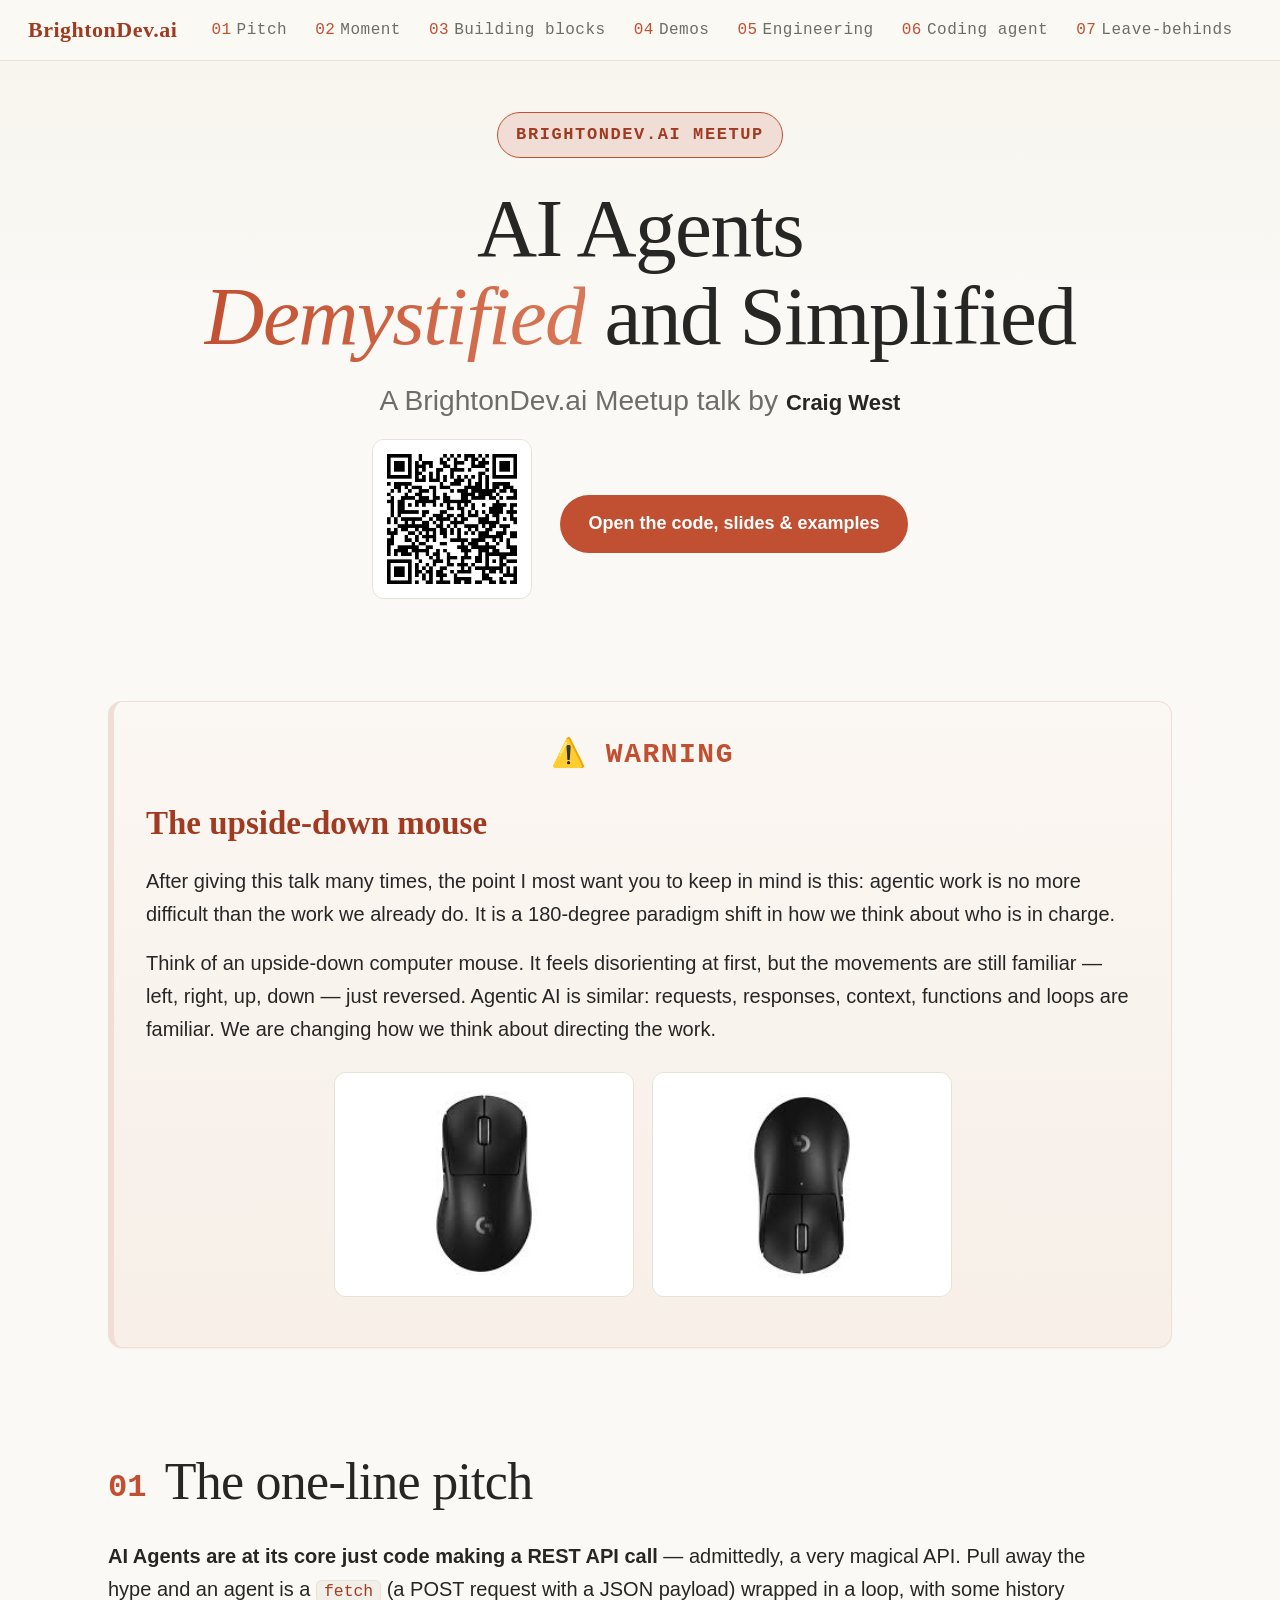
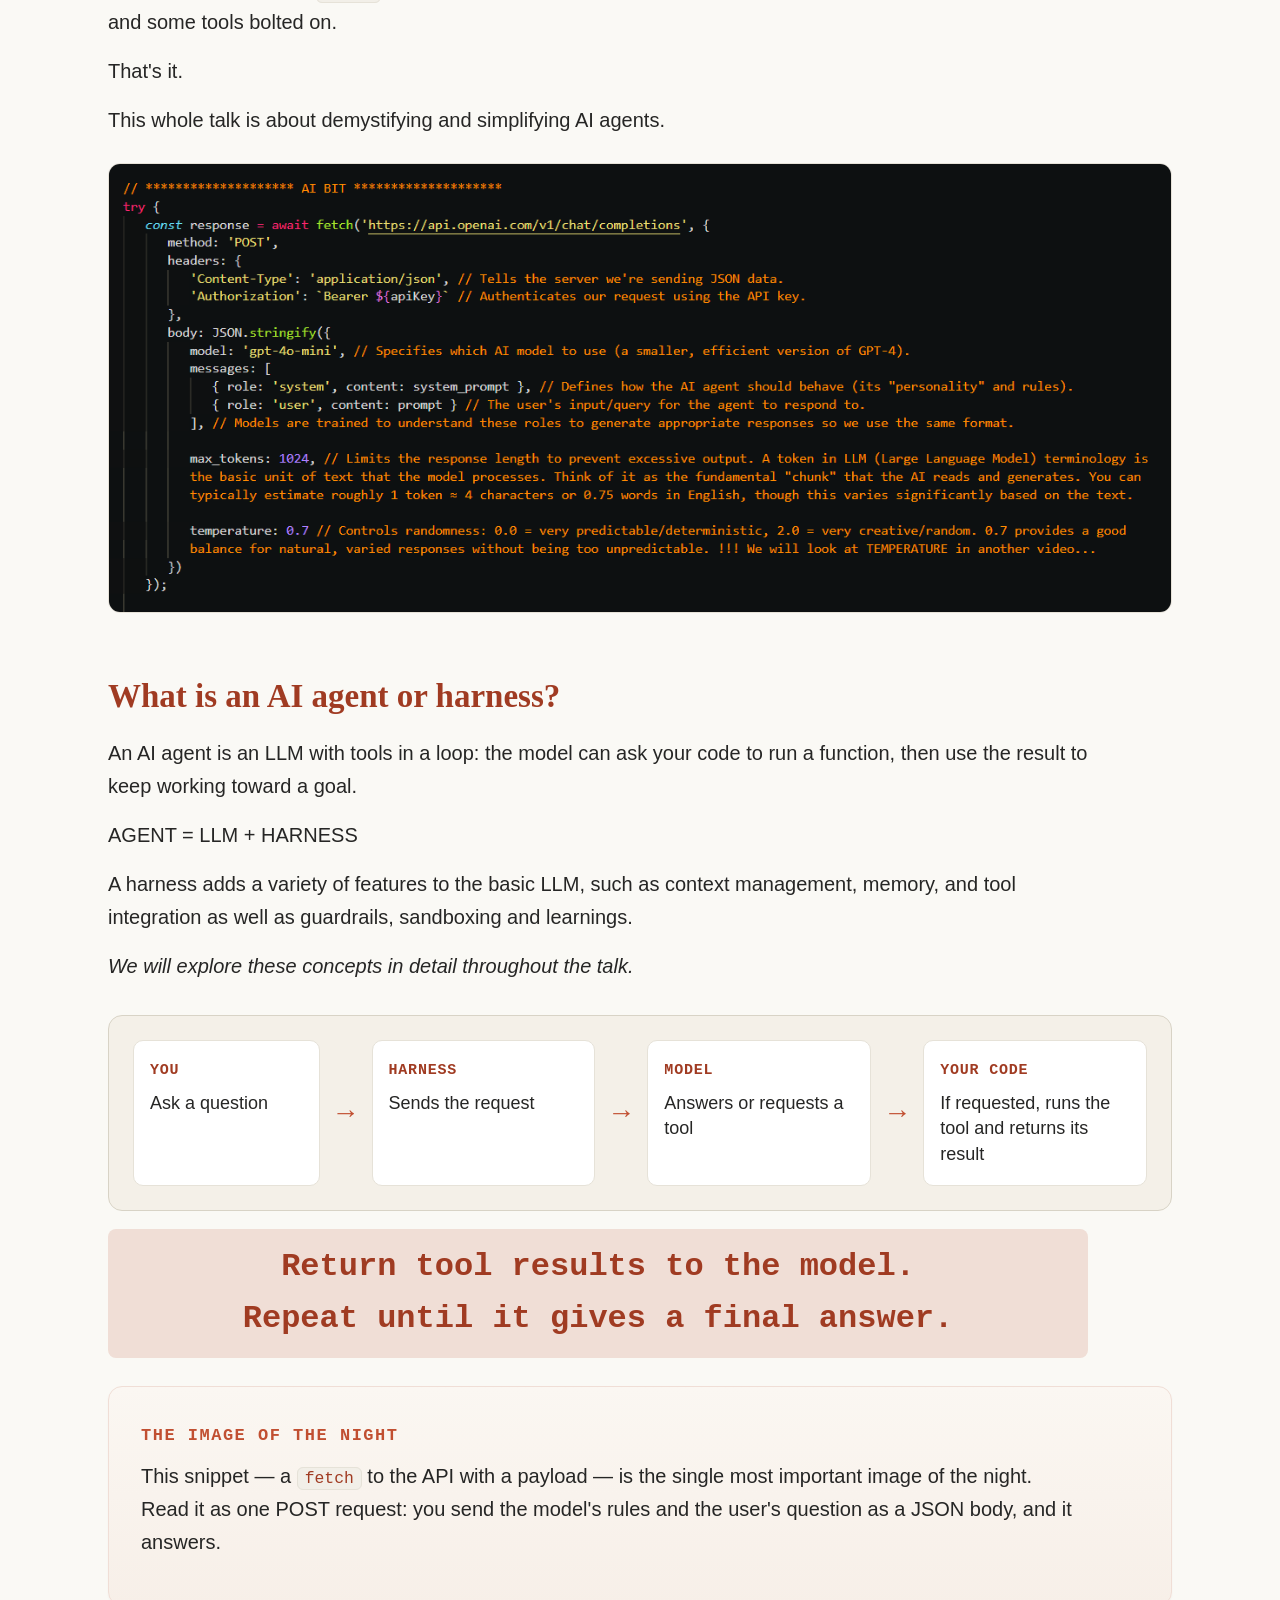
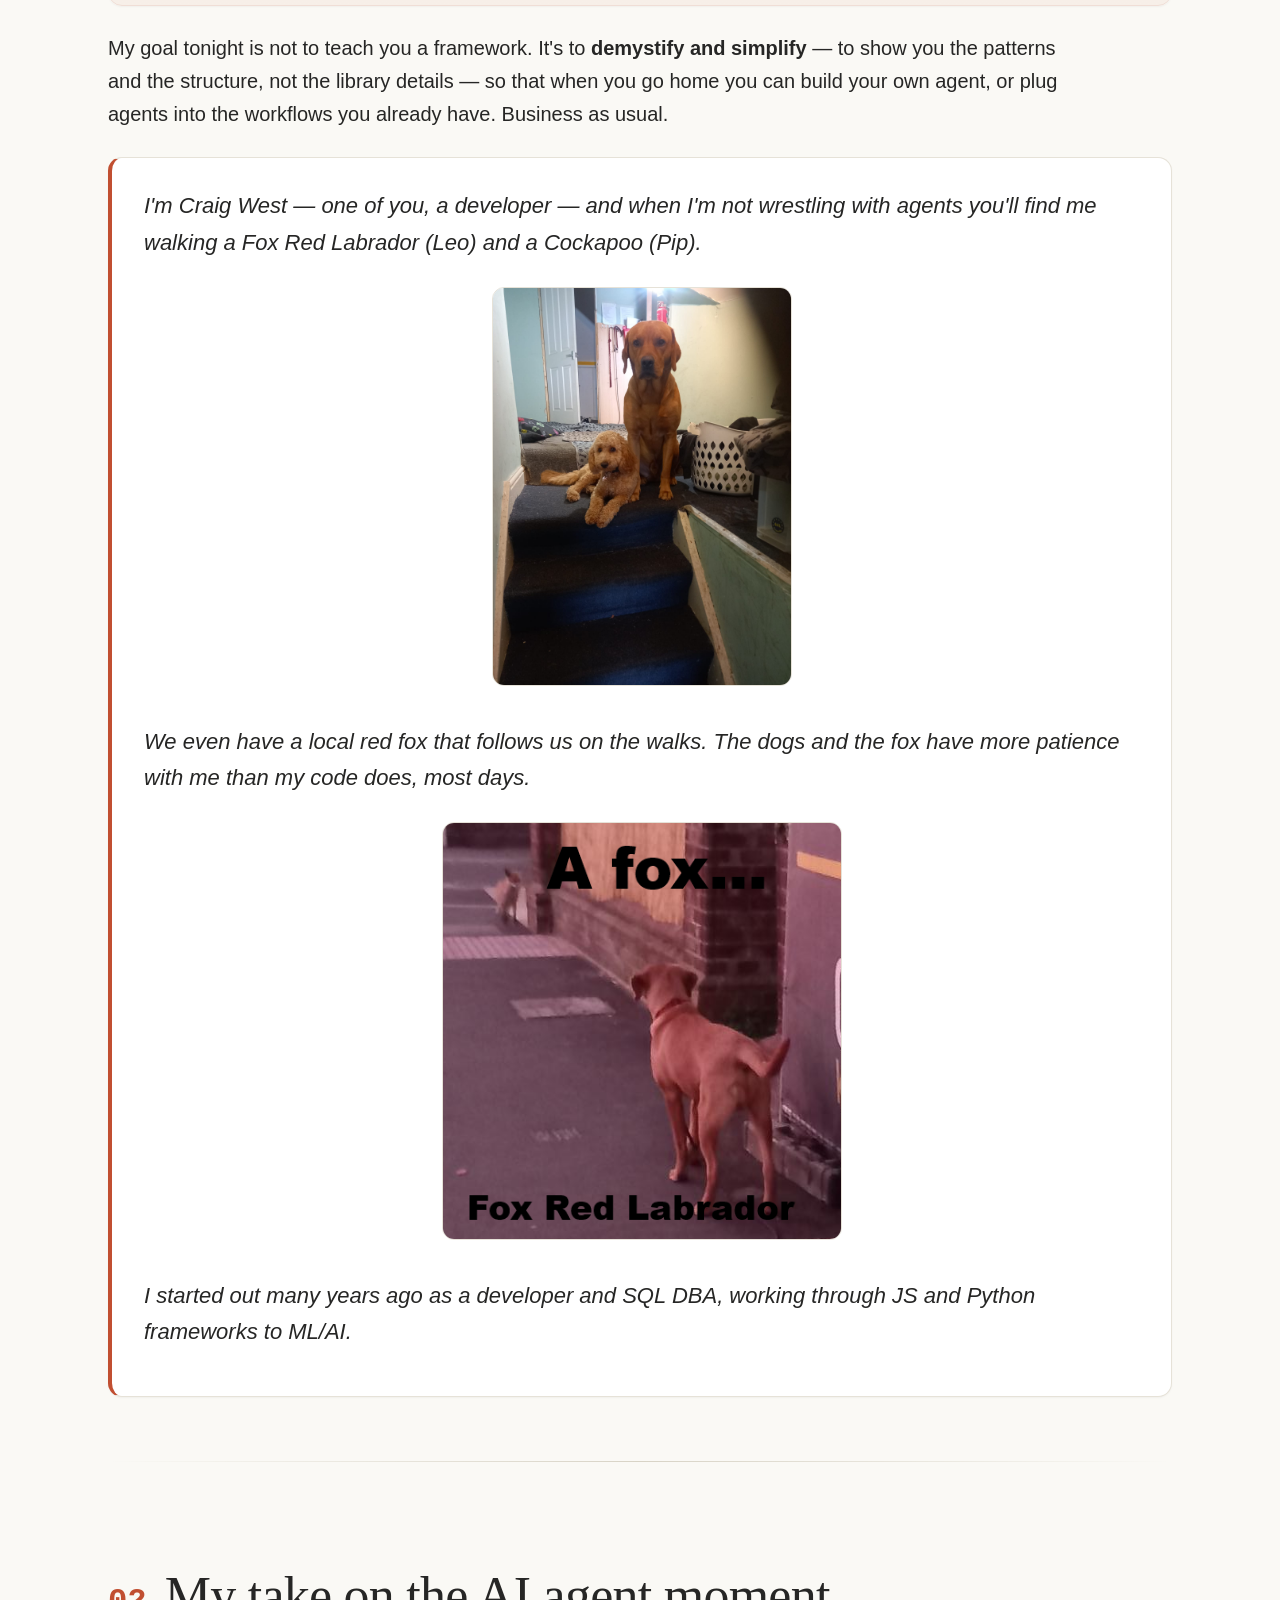
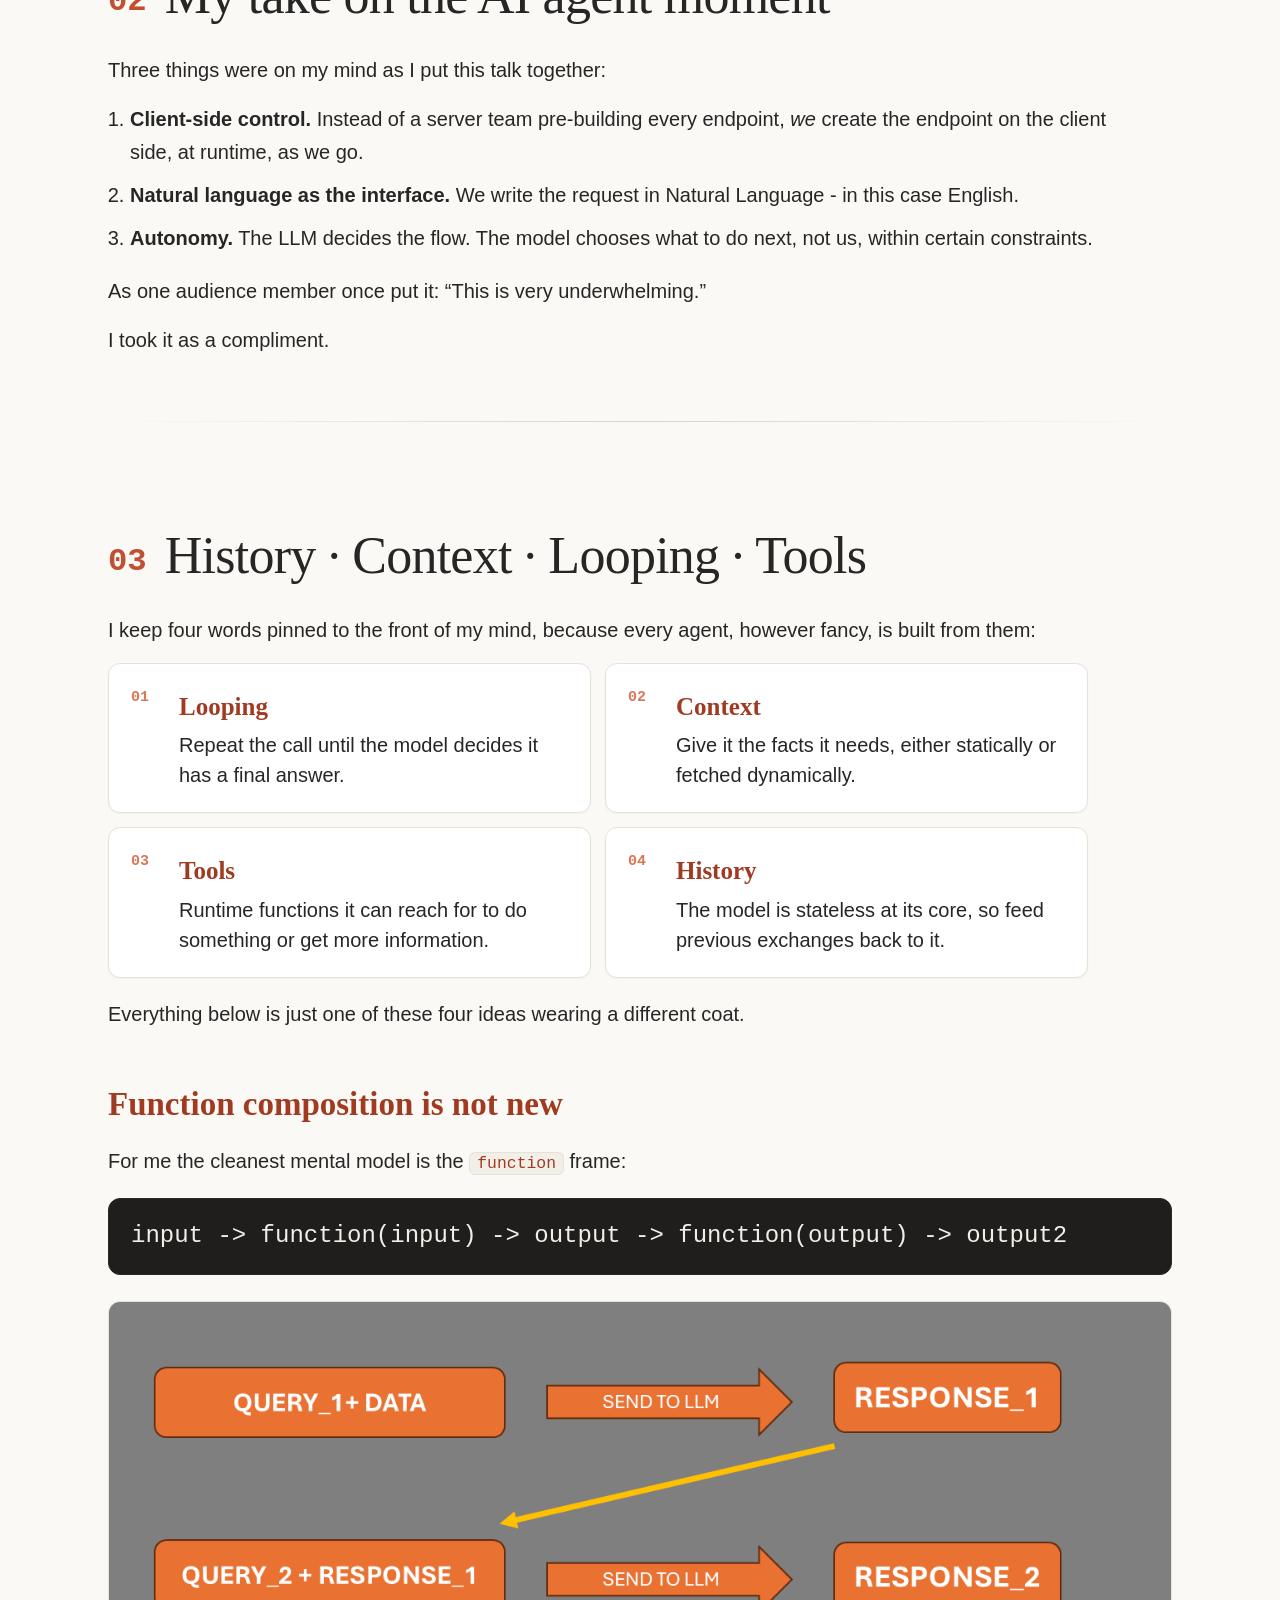
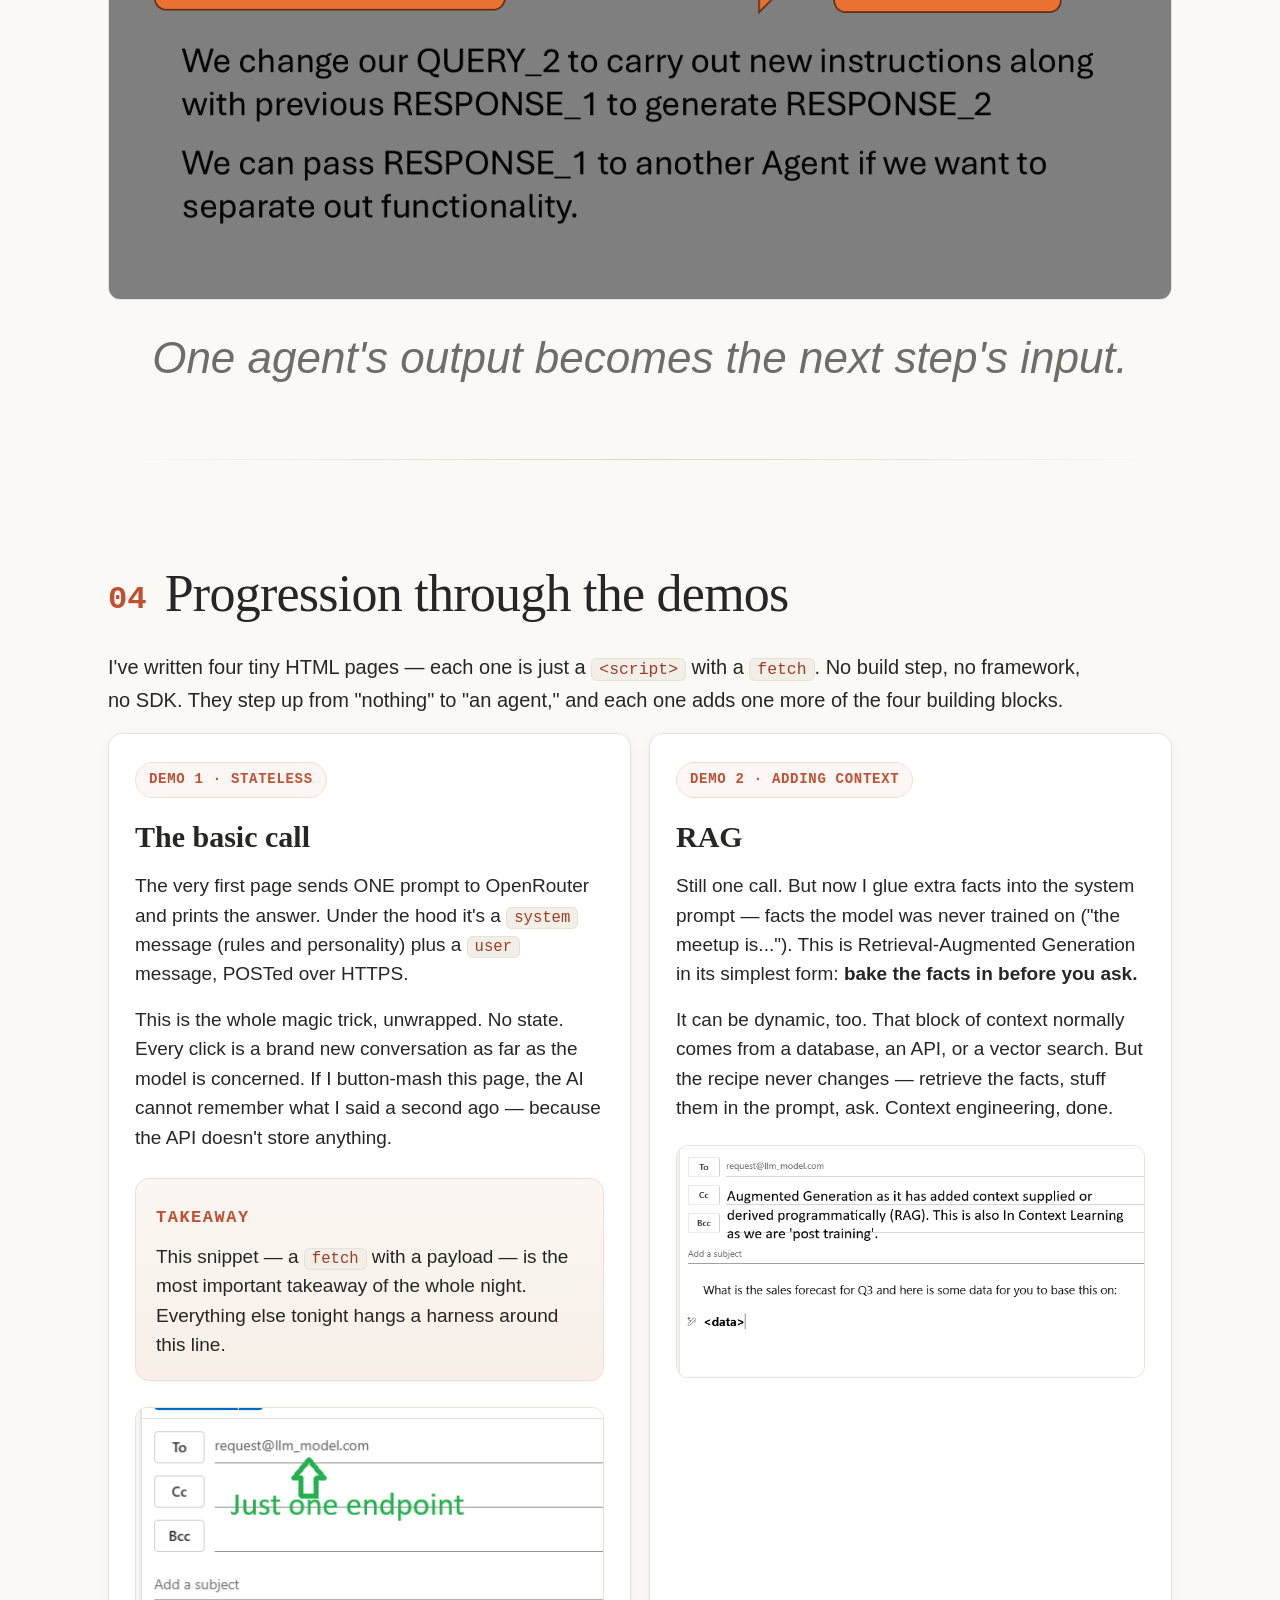
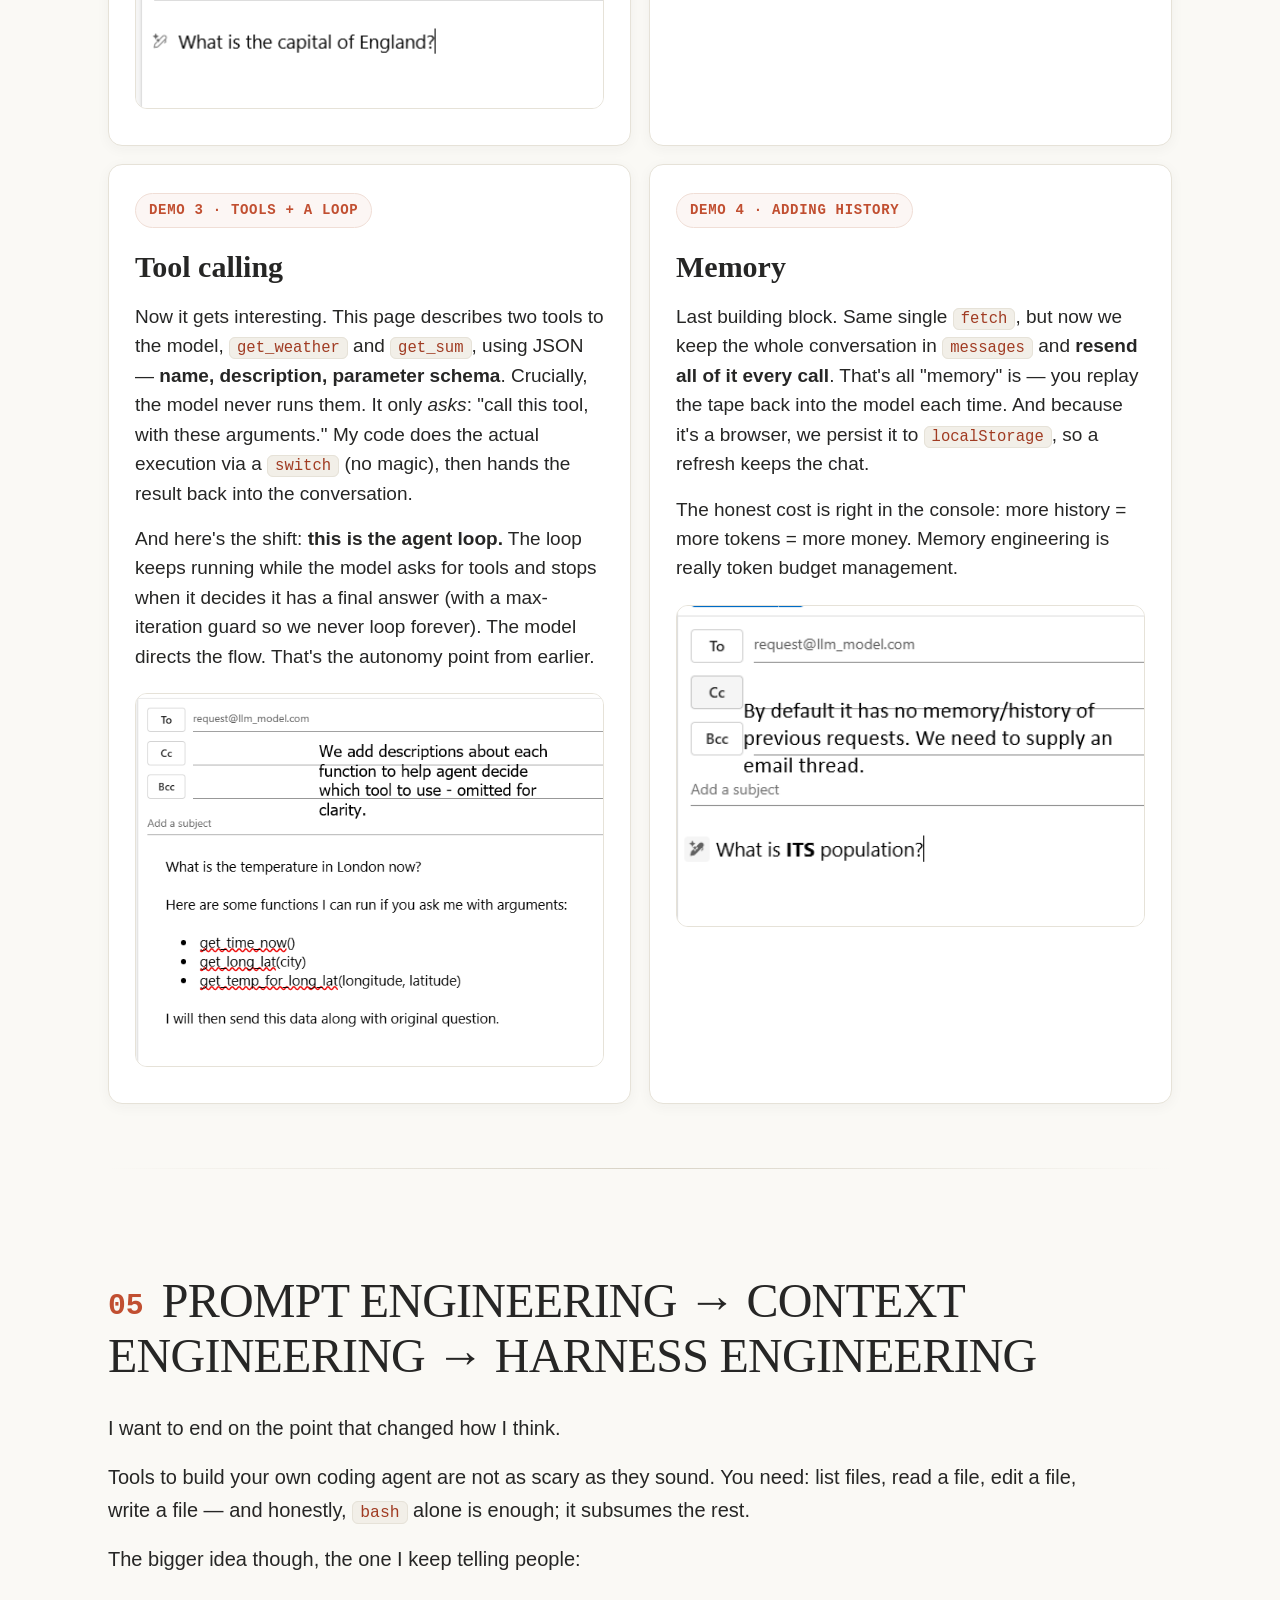
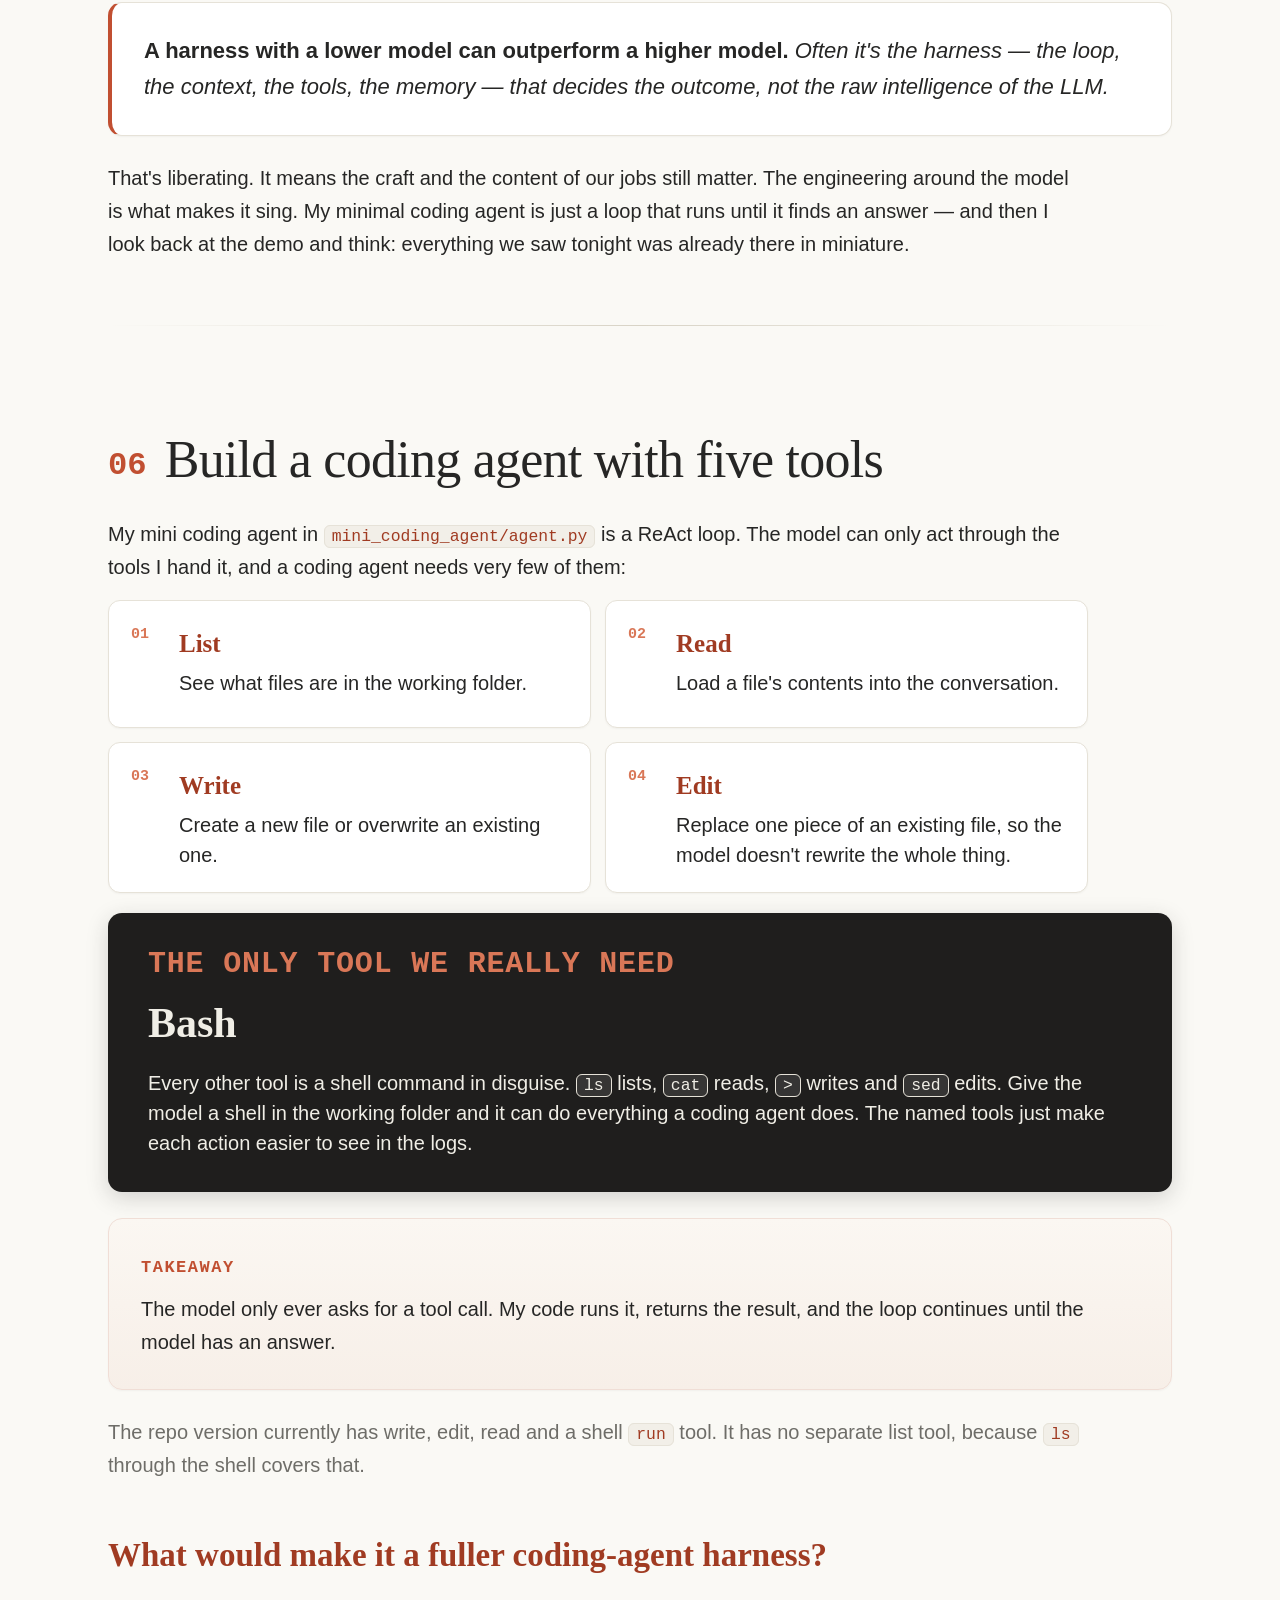
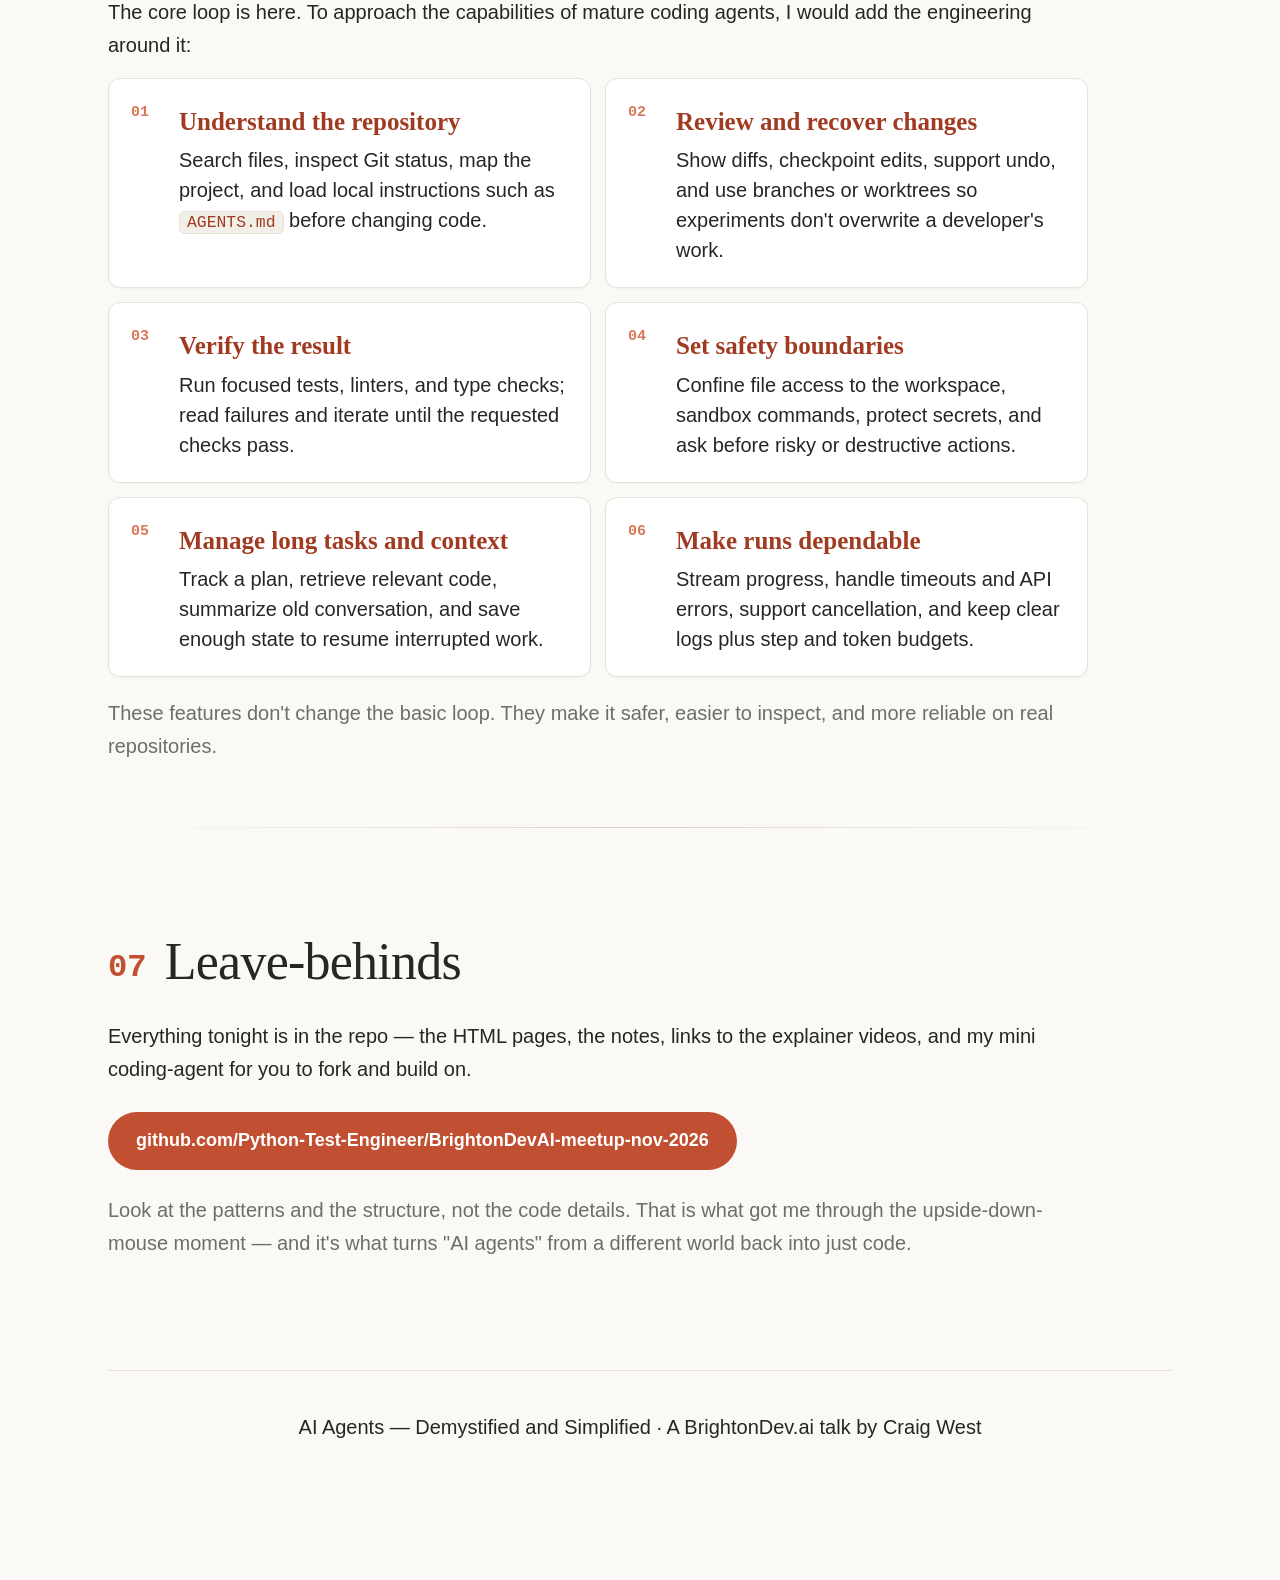
<file: TALK.html>
<!DOCTYPE html>
<html lang="en">

<head>
  <meta charset="UTF-8">
  <meta name="viewport" content="width=device-width, initial-scale=1.0">
  <title>AI Agents — Demystified and Simplified</title>
  <style>
    :root {
      --bg: #faf9f5;
      --bg-soft: #f2efe8;
      --card: #ffffff;
      --border: #e6e2d8;
      --border-strong: #d8d3c6;
      --ink: #262625;
      --muted: #6e6d68;
      --faint: #8f8d86;
      --clay: #c14f31;
      --clay-strong: #a03b22;
      --clay-soft: #f0ded6;
      --rust: #d97757;
      --code-bg: #1f1e1d;
      --code-ink: #f0eee6;
      --code-muted: #8f8c84;
      --radius: 14px;
      --serif: "Georgia", "Times New Roman", "Iowan Old Style", serif;
      --sans: -apple-system, BlinkMacSystemFont, "Segoe UI", Roboto, Helvetica, Arial, sans-serif;
      --mono: "SFMono-Regular", ui-monospace, Consolas, "Liberation Mono", Menlo, monospace;
    }

    * {
      box-sizing: border-box;
      margin: 0;
      padding: 0;
    }

    html {
      scroll-behavior: smooth;
    }

    body {
      font-family: var(--sans);
      background: linear-gradient(180deg, #f7f4ec 0%, var(--bg) 320px);
      color: var(--ink);
      line-height: 1.65;
      -webkit-font-smoothing: antialiased;
      font-size: 32px;
    }

    .wrap {
      max-width: 1280px;
      margin: 0 auto;
      padding: 0 48px 120px;
    }

    @media (max-width: 640px) {
      .wrap {
        padding: 0 20px 90px;
      }
    }

    /* ---------- nav ---------- */
    nav.top {
      position: fixed;
      top: 0;
      left: 0;
      right: 0;
      z-index: 500;
      display: flex;
      align-items: center;
      flex-wrap: nowrap;
      gap: 4px;
      background: rgba(250, 249, 245, .92);
      -webkit-backdrop-filter: blur(8px);
      backdrop-filter: blur(8px);
      border-bottom: 1px solid var(--border);
      padding: 10px 28px;
    }

    nav.top .brand {
      font-family: var(--serif);
      font-size: 22px;
      font-weight: 600;
      color: var(--clay-strong);
      margin-right: 18px;
      padding: 0;
      white-space: nowrap;
    }

    nav.top a {
      font-family: var(--mono);
      font-size: 16px;
      letter-spacing: .5px;
      color: var(--muted);
      padding: 7px 12px;
      border-radius: 8px;
      white-space: nowrap;
    }

    nav.top a:hover {
      color: var(--clay-strong);
      background: var(--clay-soft);
      text-decoration: none;
    }

    nav.top a .n {
      color: var(--clay);
      margin-right: 5px;
    }

    /* anchors land clear of the fixed nav */
    section {
      scroll-margin-top: 72px;
    }

    /* ---------- hero ---------- */
    header.hero {
      padding-top: 150px;
      text-align: center;
      position: relative;
    }

    .eyebrow {
      display: inline-block;
      font-family: var(--mono);
      font-size: 24px;
      letter-spacing: 2px;
      text-transform: uppercase;
      color: var(--clay-strong);
      border: 1.5px solid var(--clay);
      background: var(--clay-soft);
      padding: 10px 24px;
      border-radius: 999px;
      margin-bottom: 34px;
      font-weight: 600;
    }

    h1 {
      font-family: var(--serif);
      font-size: clamp(54px, 8vw, 92px);
      line-height: 1.06;
      font-weight: 500;
      letter-spacing: -1.5px;
      margin-bottom: 26px;
    }

    h1 .grad {
      background: linear-gradient(100deg, var(--clay) 0%, var(--rust) 100%);
      -webkit-background-clip: text;
      background-clip: text;
      color: transparent;
      font-style: italic;
    }

    .sub {
      color: var(--muted);
      font-size: 27px;
      max-width: 720px;
      margin: 0 auto 10px;
    }

    .github-url {
      color: var(--muted);
      font-size: 22px;
      margin-top: 6px;
    }

    .author {
      color: var(--muted);
      font-size: 22px;
    }

    .author b {
      color: var(--ink);
      font-weight: 600;
    }

    /* ---------- sections ---------- */
    section {
      margin-top: 96px;
    }

    h2 {
      font-family: var(--serif);
      font-size: clamp(38px, 5vw, 52px);
      font-weight: 500;
      letter-spacing: -0.75px;
      margin-bottom: 28px;
      padding-top: 8px;
      line-height: 1.15;
    }

    h2 .num {
      color: var(--clay);
      font-family: var(--mono);
      font-size: .62em;
      font-weight: 600;
      margin-right: 18px;
      letter-spacing: 0;
      vertical-align: 3px;
    }

    h3 {
      font-family: var(--serif);
      font-size: 33px;
      font-weight: 600;
      margin: 46px 0 14px;
      color: var(--clay-strong);
    }

    p {
      margin-bottom: 16px;
      color: var(--ink);
    }

    p.muted {
      color: var(--muted);
    }

    strong {
      color: var(--ink);
      font-weight: 700;
    }

    a {
      color: var(--clay);
      text-decoration: none;
    }

    a:hover {
      text-decoration: underline;
      text-underline-offset: 3px;
    }

    code {
      font-family: var(--mono);
      font-size: .82em;
      background: var(--bg-soft);
      border: 1px solid var(--border);
      border-radius: 6px;
      padding: 1px 7px;
      color: var(--clay-strong);
    }

    /* ---------- cards ---------- */
    .card {
      background: var(--card);
      border: 1px solid var(--border);
      border-radius: var(--radius);
      box-shadow: 0 1px 2px rgba(38, 38, 37, .04);
      padding: 30px 32px;
      margin: 26px 0;
    }

    .card.quote {
      border-left: 4px solid var(--clay);
      font-style: italic;
      color: var(--ink);
      font-size: 26px;
    }

    .card.quote strong {
      font-style: normal;
    }

    .card.note {
      background: linear-gradient(180deg, #fbf7f2, #f7efe8);
      border-color: var(--clay-soft);
    }

    .mouse-warning {
      border-left: 6px solid var(--clay);
    }

    .mouse-warning h3 {
      margin-top: 0;
    }

    .card.note.mouse-warning .tag {
      display: block;
      font-size: 28px;
      text-align: center;
      margin-bottom: 18px;
    }

    .card.note .tag {
      display: inline-block;
      font-family: var(--mono);
      font-size: 17px;
      letter-spacing: 1.5px;
      text-transform: uppercase;
      color: var(--clay);
      margin-bottom: 10px;
      font-weight: 600;
    }

    /* ---------- lists ---------- */
    ol,
    ul {
      margin: 0 0 20px 22px;
    }

    li {
      margin-bottom: 10px;
    }

    .building-blocks {
      list-style: none;
      margin-left: 0;
    }

    .building-blocks li {
      background: var(--card);
      border: 1px solid var(--border);
      border-radius: 12px;
      padding: 18px 22px;
      margin-bottom: 12px;
      box-shadow: 0 1px 2px rgba(38, 38, 37, .04);
    }

    .building-blocks li b {
      color: var(--clay-strong);
    }

    /* ---------- images ---------- */
    figure {
      margin: 26px 0;
      text-align: center;
    }

    figure img {
      max-width: 100%;
      border-radius: 12px;
      border: 1px solid var(--border);
      background: var(--card);
    }

    figure.fig-left img {
      width: 300px;
    }

    figure.fig-med img {
      width: 400px;
    }

    figure.fig-wide img {
      width: 100%;
    }

    figure.fig-api img {
      width: 100%;
    }

    figure.fig-qr img {
      width: 340px;
    }

    figcaption {
      margin-top: 12px;
      color: var(--muted);
      font-size: 22px;
      font-style: italic;
    }

    figcaption.big-caption {
      font-size: 44px;
    }

    .img-row {
      display: flex;
      gap: 18px;
      justify-content: center;
      flex-wrap: wrap;
    }

    .img-row figure {
      margin: 10px 0;
    }

    .img-row img {
      width: 300px;
    }

    /* ---------- code ---------- */
    pre {
      background: var(--code-bg);
      border: 1px solid #2c2a28;
      border-radius: 12px;
      padding: 18px 22px;
      overflow-x: auto;
      font-family: var(--mono);
      font-size: 24px;
      color: var(--code-ink);
      margin: 20px 0;
      line-height: 1.6;
    }

    pre .c {
      color: var(--code-muted);
      font-style: italic;
    }

    /* ---------- build blocks ---------- */
    .demos {
      display: grid;
      grid-template-columns: 1fr;
      gap: 0;
    }

    .demo {
      background: var(--card);
      border: 1px solid var(--border);
      border-radius: var(--radius);
      padding: 28px 32px;
      margin-bottom: 18px;
      position: relative;
    }

    .demo .step {
      display: inline-flex;
      align-items: center;
      gap: 8px;
      font-family: var(--mono);
      font-size: 18px;
      font-weight: 600;
      letter-spacing: 1px;
      text-transform: uppercase;
      color: var(--clay);
      border: 1px solid var(--clay-soft);
      background: rgba(193, 79, 49, .05);
      padding: 5px 13px;
      border-radius: 999px;
      margin-bottom: 14px;
    }

    .demo h4 {
      font-family: var(--serif);
      font-size: 34px;
      font-weight: 600;
      margin-bottom: 10px;
    }

    /* ---------- footer ---------- */
    footer {
      margin-top: 110px;
      padding-top: 40px;
      border-top: 1px solid var(--border);
      text-align: center;
      color: var(--muted);
    }

    .repo-btn {
      display: inline-block;
      margin: 10px 0 24px;
      padding: 14px 28px;
      background: var(--clay);
      color: #fff;
      font-weight: 600;
      border-radius: 999px;
      text-decoration: none;
      transition: transform .15s ease, background .15s ease, box-shadow .15s ease;
    }

    .repo-btn:hover {
      transform: translateY(-2px);
      background: var(--clay-strong);
      box-shadow: 0 10px 30px rgba(193, 79, 49, .28);
      text-decoration: none;
    }

    .divider {
      margin: 80px auto;
      height: 1px;
      background: linear-gradient(90deg, transparent, var(--border-strong), transparent);
      border: 0;
    }

    /* ---------- lightbox ---------- */
    figure img {
      cursor: zoom-in;
      transition: filter .15s ease;
    }

    figure img:hover {
      filter: brightness(1.03) contrast(1.02);
    }

    .lightbox {
      position: fixed;
      inset: 0;
      z-index: 1000;
      display: flex;
      align-items: center;
      justify-content: center;
      background: rgba(20, 19, 18, .9);
      padding: 0;
      opacity: 0;
      visibility: hidden;
      transition: opacity .2s ease, visibility .2s ease;
      cursor: zoom-out;
    }

    .lightbox.open {
      opacity: 1;
      visibility: visible;
    }

    .lightbox .lb-stage {
      display: flex;
      align-items: center;
      justify-content: center;
      gap: 16px;
      width: 100%;
      height: 100%;
      padding: 40px;
    }

    .lightbox .lb-stage img {
      object-fit: contain;
      background: transparent;
      transform: scale(.96);
      transition: transform .2s ease;
    }

    .lightbox.open .lb-stage img {
      transform: scale(1);
    }

    .lightbox .lb-stage.single {
      padding: 0;
      gap: 0;
    }

    .lightbox .lb-stage.single img {
      width: 100%;
      height: 100%;
    }

    .lightbox .lb-stage.multi {
      padding: 0 40px;
    }

    .lightbox .lb-stage.multi img {
      flex: 1 1 0;
      min-width: 0;
      height: 100%;
      max-width: calc(50% - 8px);
    }

    .lightbox .lb-close {
      position: absolute;
      top: 20px;
      right: 26px;
      z-index: 3;
      width: 52px;
      height: 52px;
      border: 0;
      border-radius: 50%;
      background: rgba(255, 255, 255, .12);
      color: #fff;
      font-size: 34px;
      line-height: 1;
      cursor: pointer;
      display: flex;
      align-items: center;
      justify-content: center;
      transition: background .15s ease;
    }

    .lightbox .lb-close:hover {
      background: rgba(255, 255, 255, .25);
    }

    .lightbox .lb-caption {
      position: absolute;
      bottom: 24px;
      left: 0;
      right: 0;
      z-index: 3;
      text-align: center;
      color: rgba(255, 255, 255, .7);
      font-size: 20px;
      font-style: italic;
      padding: 0 40px;
    }

    /* ---------- teaching-first hierarchy ---------- */
    body {
      font-size: clamp(20px, 1.55vw, 24px);
    }

    .skip-link {
      position: fixed;
      top: 12px;
      left: 12px;
      z-index: 1200;
      transform: translateY(-160%);
      padding: 10px 16px;
      border-radius: 8px;
      background: var(--ink);
      color: white;
    }

    .skip-link:focus {
      transform: translateY(0);
    }

    header.hero {
      max-width: 1180px;
      margin: 0 auto;
      padding: 112px 32px 0;
    }

    .hero h1 {
      margin-bottom: 18px;
      font-size: clamp(58px, 6.5vw, 86px);
    }

    .hero-resources {
      display: flex;
      align-items: center;
      justify-content: center;
      gap: 28px;
      max-width: 640px;
      margin: 14px auto 0;
      text-align: left;
    }

    .hero-resources .repo-btn {
      max-width: 360px;
      margin: 0;
    }

    .eyebrow {
      font-size: 17px;
      letter-spacing: 1.6px;
      padding: 8px 18px;
      margin-bottom: 26px;
    }

    .hero .sub {
      font-size: clamp(23px, 2.2vw, 29px);
    }

    .learning-path {
      display: grid;
      grid-template-columns: repeat(3, 1fr);
      gap: 12px;
      max-width: 900px;
      margin: 24px auto 18px;
      text-align: left;
    }

    .learning-path div {
      padding: 12px 16px;
      border-top: 2px solid var(--clay);
      background: rgba(255, 255, 255, .68);
    }

    .learning-path b,
    .learning-path span {
      display: block;
    }

    .learning-path b {
      font-family: var(--mono);
      color: var(--clay-strong);
      font-size: 15px;
      letter-spacing: 1px;
      text-transform: uppercase;
    }

    .learning-path span {
      margin-top: 4px;
      color: var(--muted);
      font-size: 16px;
      line-height: 1.4;
    }

    .hero .fig-qr {
      margin: 0;
    }

    .hero .fig-qr img {
      width: 160px;
    }

    .repo-btn {
      max-width: 100%;
      overflow-wrap: anywhere;
      font-size: 18px;
    }

    .wrap {
      max-width: 1160px;
    }

    section {
      scroll-margin-top: 82px;
    }

    section>p,
    section>ol,
    section>ul,
    section>h3 {
      max-width: 980px;
    }

    h2 {
      max-width: 1000px;
      text-wrap: balance;
    }

    #engineering h2 {
      font-size: clamp(34px, 4vw, 48px);
    }

    .agent-flow {
      display: grid;
      grid-template-columns: 1fr auto 1.2fr auto 1.2fr auto 1.2fr;
      align-items: stretch;
      gap: 12px;
      margin: 32px 0 18px;
      padding: 24px;
      border: 1px solid var(--border-strong);
      border-radius: var(--radius);
      background: #f4f0e8;
    }

    .agent-flow .node {
      min-width: 0;
      padding: 18px 16px;
      background: white;
      border: 1px solid var(--border);
      border-radius: 10px;
    }

    .agent-flow .node b,
    .agent-flow .node span {
      display: block;
    }

    .agent-flow .node b {
      color: var(--clay-strong);
      font-family: var(--mono);
      font-size: 15px;
      letter-spacing: .8px;
      text-transform: uppercase;
    }

    .agent-flow .node span {
      margin-top: 7px;
      font-size: 18px;
      line-height: 1.4;
    }

    .agent-flow .arrow {
      align-self: center;
      color: var(--clay);
      font-size: 28px;
      font-weight: 700;
    }

    .flow-loop {
      margin: 0 0 28px;
      padding: 12px 18px;
      text-align: center;
      color: var(--clay-strong);
      background: var(--clay-soft);
      border-radius: 8px;
      font-family: var(--mono);
      font-size: 32px;
      font-weight: 600;
    }

    .building-blocks {
      display: grid;
      grid-template-columns: repeat(2, minmax(0, 1fr));
      gap: 14px;
      counter-reset: concept;
    }

    .building-blocks li {
      position: relative;
      min-height: 128px;
      margin: 0;
      padding: 24px 24px 22px 70px;
      line-height: 1.5;
    }

    .building-blocks li::before {
      counter-increment: concept;
      content: "0" counter(concept);
      position: absolute;
      left: 22px;
      top: 25px;
      color: var(--rust);
      font: 600 15px var(--mono);
    }

    .building-blocks li b {
      display: block;
      margin-bottom: 5px;
      font-family: var(--serif);
      font-size: 25px;
    }

    .bash-card {
      grid-column: 1 / -1;
      background: var(--code-bg);
      color: var(--code-ink);
      border-radius: var(--radius);
      padding: 34px 40px;
      box-shadow: 0 6px 22px rgba(38, 38, 37, .18);
    }

    .bash-card .bash-kicker {
      display: block;
      font: 600 30px var(--mono);
      letter-spacing: .8px;
      text-transform: uppercase;
      color: var(--rust);
      margin-bottom: 8px;
    }

    .bash-card b {
      display: block;
      font-family: var(--serif);
      font-size: 42px;
      margin-bottom: 10px;
    }

    .bash-card p {
      margin: 0;
      font-size: 20px;
      line-height: 1.5;
      color: var(--code-ink);
    }

    .bash-card code {
      background: rgba(255, 255, 255, .1);
      color: var(--code-ink);
    }

    .demos {
      grid-template-columns: repeat(2, minmax(0, 1fr));
      gap: 18px;
      align-items: start;
    }

    .demo {
      height: 100%;
      padding: 26px;
      margin: 0;
      box-shadow: 0 3px 14px rgba(38, 38, 37, .045);
    }

    .demo .step {
      font-size: 14px;
      letter-spacing: .7px;
    }

    .demo h4 {
      font-size: 30px;
    }

    .demo p {
      font-size: 19px;
      line-height: 1.55;
    }

    .demo .card.note {
      padding: 20px;
    }

    .demo figure {
      margin: 22px 0 0;
    }

    .demo figure img {
      width: 100%;
    }

    .card.quote {
      font-size: 22px;
    }

    .divider {
      margin: 64px auto;
    }

    a:focus-visible,
    button:focus-visible {
      outline: 3px solid var(--clay);
      outline-offset: 3px;
    }
  </style>
</head>

<body id="top">
  <a class="skip-link" href="#pitch">Skip to the learning notes</a>

  <nav class="top" aria-label="Talk sections">
    <a class="brand" href="#top">BrightonDev.ai</a>
    <a href="#pitch"><span class="n">01</span>Pitch</a>
    <a href="#moment"><span class="n">02</span>Moment</a>
    <a href="#blocks"><span class="n">03</span>Building blocks</a>
    <a href="#demos"><span class="n">04</span>Demos</a>
    <a href="#engineering"><span class="n">05</span>Engineering</a>
    <a href="#minimal"><span class="n">06</span>Coding agent</a>
    <a href="#leave"><span class="n">07</span>Leave-behinds</a>
  </nav>

  <header class="hero">
    <span class="eyebrow">BrightonDev.ai Meetup</span>
    <h1>AI Agents<br><span class="grad">Demystified</span> and Simplified</h1>
    <p class="sub">A BrightonDev.ai Meetup talk by <span class="author"><b>Craig West</b></span></p>
    <!-- <div class="learning-path" aria-label="What you will learn">
      <div><b>01 · See it</b><span>One familiar API request</span></div>
      <div><b>02 · Trace it</b><span>Follow the tool loop</span></div>
      <div><b>03 · Build it</b><span>Reuse the harness pattern</span></div>
    </div> -->
    <div class="hero-resources">
      <figure class="fig-qr">
        <img src="./qr.png" alt="QR code linking to the GitHub repo">
      </figure>
      <a class="repo-btn" href="https://github.com/Python-Test-Engineer/BrightonDevAI-meetup-nov-2026" target="_blank"
        rel="noopener">
        Open the code, slides &amp; examples
      </a>
    </div>
  </header>
  <br><br>
  <main class="wrap">

    <aside class="card note mouse-warning" role="note" aria-label="Warning: upside-down mouse perspective">
      <span class="tag">⚠️ Warning</span>
      <h3>The upside-down mouse</h3>
      <p>After giving this talk many times, the point I most want you to keep in mind is this: agentic work is no more
        difficult than the work we already do. It is a 180-degree paradigm shift in how we think about who is in
        charge.</p>
      <p>Think of an upside-down computer mouse. It feels disorienting at first, but the movements are still familiar —
        left, right, up, down — just reversed. Agentic AI is similar: requests, responses, context, functions and loops
        are familiar. We are changing how we think about directing the work.</p>
      <div class="img-row">
        <figure><img src="./images/mouse-up.jpg" alt="Computer mouse the right way up"></figure>
        <figure><img src="./images/mouse-down.jpg" alt="The same computer mouse turned upside down"></figure>
      </div>
    </aside>

    <!-- ============ PITCH ============ -->
    <section id="pitch">
      <h2><span class="num">01</span>The one-line pitch</h2>
      <p><strong>AI Agents are at its core just code making a REST API call</strong> — admittedly, a very magical API.
        Pull away the
        hype and an agent is a <code>fetch</code> (a POST request with a JSON payload) wrapped in a loop, with some
        history and some tools bolted on.</p>
      <p>That's it.</p>
      <p>This whole talk is about demystifying and simplifying AI agents.</p>
      <figure class="fig-api">
        <img src="./01-REST-API.png" alt="A fetch to the API with a payload">
      </figure>

      <h3>What is an AI agent or harness?</h3>
      <p>An AI agent is an LLM with tools in a loop: the model can ask your code to run a function, then use the result
        to keep working toward a goal.</p>
      <p>AGENT = LLM + HARNESS</p>
      <p>A harness adds a variety of features to the basic LLM, such as context management, memory, and tool integration
        as well as guardrails, sandboxing and learnings.</p>
      <p><em>We will explore these concepts in detail throughout the talk.</em></p>

      <div class="agent-flow" role="img"
        aria-label="The user asks a question, the harness sends it to the model, the model may request a tool, and the harness runs that tool and returns its result to the model.">
        <div class="node"><b>You</b><span>Ask a question</span></div>
        <span class="arrow" aria-hidden="true">→</span>
        <div class="node"><b>Harness</b><span>Sends the request</span></div>
        <span class="arrow" aria-hidden="true">→</span>
        <div class="node"><b>Model</b><span>Answers or requests a tool</span></div>
        <span class="arrow" aria-hidden="true">→</span>
        <div class="node"><b>Your code</b><span>If requested, runs the tool and returns its result</span></div>
      </div>
      <p class="flow-loop">Return tool results to the model. <br>Repeat until it gives a final answer.</p>

      <!-- <figure class="fig-api">
        <img src="./01-REST-API.png" alt="A fetch to the API with a payload">
      </figure> -->

      <div class="card note">
        <span class="tag">The image of the night</span>
        <p style="margin:0">This snippet — a <code>fetch</code> to the API with a payload — is the single most important
          image of the night. </p>
        <p>Read it as one POST request: you send the model's rules and the user's question as a JSON
          body, and it answers.</p>
      </div>

      <p>My goal tonight is not to teach you a framework. It's to <strong>demystify and simplify</strong> — to show you
        the patterns and the structure, not the library details — so that when you go home you can build your own agent,
        or plug agents into the workflows you already have. Business as usual.</p>

      <div class="card quote">
        <p style="margin:0">I'm Craig West — one of you, a developer — and when
          I'm not wrestling with agents you'll find me walking a Fox Red Labrador (Leo) and a Cockapoo (Pip).</p>

        <figure class="fig-left">
          <img src="./images/leo-and-pip-stairs.jpeg" alt="Leo and Pip on the stairs">
        </figure>


        <p style="margin:0">We even have a local red fox that follows us on the walks. The dogs and the fox have more
          patience with me than my code does, most days.</p>
        <figure class="fig-med">
          <img src="./images/leo-fox-daylight-2.png" alt="Leo and the fox in daylight">
        </figure>
        <p>I started out many years ago as a developer and SQL DBA, working through JS and Python frameworks to ML/AI.
        </p>
      </div>
    </section>

    <hr class="divider">

    <!-- ============ MOMENT ============ -->
    <section id="moment">
      <h2><span class="num">02</span>My take on the AI agent moment</h2>

      <p>Three things were on my mind as I put this talk together:</p>
      <ol>
        <li><strong>Client-side control.</strong> Instead of a server team pre-building every endpoint, <em>we</em>
          create the endpoint on the client side, at runtime, as we go.</li>
        <li><strong>Natural language as the interface.</strong> We write the request in Natural Language - in this case
          English.</li>
        <li><strong>Autonomy.</strong> The LLM decides the flow. The model chooses what to do next, not us, within
          certain constraints.</li>
      </ol>
      <p>As one audience member once put it: “This is very underwhelming.”</p>
      <p>I took it as a compliment.</p>
    </section>

    <hr class="divider">

    <!-- ============ BUILDING BLOCKS ============ -->
    <section id="blocks">
      <h2><span class="num">03</span>History · Context · Looping · Tools</h2>
      <p>I keep four words pinned to the front of my mind, because every agent, however fancy, is built from them:</p>
      <ul class="building-blocks">
        <li><b>Looping</b><span>Repeat the call until the model decides it has a final answer.</span></li>
        <li><b>Context</b><span>Give it the facts it needs, either statically or fetched dynamically.</span></li>
        <li><b>Tools</b><span>Runtime functions it can reach for to do something or get more information.</span></li>
        <li><b>History</b><span>The model is stateless at its core, so feed previous exchanges back to it.</span></li>
      </ul>
      <p>Everything below is just one of these four ideas wearing a different coat.</p>

      <h3>Function composition is not new</h3>
      <p>For me the cleanest mental model is the <code>function</code> frame:</p>
      <pre>input -&gt; function(input) -&gt; output -&gt; function(output) -&gt; output2</pre>
      <figure class="fig-wide">
        <img src="./images/100_INPUT_OUTPUT.png"
          alt="Reflection pattern — the output of one agent becomes the input of the next">
        <figcaption class="big-caption">One agent's output becomes the next step's input.</figcaption>
      </figure>

    </section>

    <hr class="divider">

    <!-- ============ DEMOS ============ -->
    <section id="demos">
      <h2><span class="num">04</span>Progression through the demos</h2>
      <p>I've written four tiny HTML pages — each one is just a <code>&lt;script&gt;</code> with a <code>fetch</code>.
        No build step, no framework, no SDK. They step up from "nothing" to "an agent," and each one adds one more of
        the four building blocks.</p>

      <div class="demos">

        <div class="demo">
          <span class="step">Demo 1 · Stateless</span>
          <h4>The basic call</h4>
          <p>The very first page sends ONE prompt to OpenRouter and prints the answer. Under the hood it's a
            <code>system</code> message (rules and personality) plus a <code>user</code> message, POSTed over HTTPS.
          </p>
          <p>This is the whole magic trick, unwrapped. No state. Every click is a brand new conversation as far as the
            model is concerned. If I button-mash this page, the AI cannot remember what I said a second ago — because
            the API doesn't store anything.</p>
          <div class="card note">
            <span class="tag">Takeaway</span>
            <p style="margin:0">This snippet — a <code>fetch</code> with a payload — is the most important takeaway of
              the whole night. Everything else tonight hangs a harness around this line.</p>
          </div>

          <figure class="fig-wide">
            <img src="./images/email01-basic-request.png" alt="Demo 1 screenshot — the basic stateless call">
          </figure>
        </div>

        <div class="demo">
          <span class="step">Demo 2 · Adding Context</span>
          <h4>RAG</h4>
          <p>Still one call. But now I glue extra facts into the system prompt — facts the model was never trained on
            ("the meetup is..."). This is Retrieval-Augmented Generation in
            its simplest form: <strong>bake the facts in before you ask.</strong></p>
          <p>It can be dynamic, too. That block of context normally comes from a database, an API, or a vector search.
            But the recipe never changes — retrieve the facts, stuff them in the prompt, ask. Context engineering, done.
          </p>

          <figure class="fig-wide">
            <img src="./images/email03-with-context.png" alt="Demo 2 screenshot — adding context (RAG)">
          </figure>
        </div>

        <div class="demo">
          <span class="step">Demo 3 · Tools + a Loop</span>
          <h4>Tool calling</h4>
          <p>Now it gets interesting. This page describes two tools to the model, <code>get_weather</code> and
            <code>get_sum</code>, using JSON — <strong>name, description, parameter schema</strong>. Crucially, the
            model never runs them. It only <em>asks</em>: "call this tool, with these arguments." My code does the
            actual execution via a <code>switch</code> (no magic), then hands the result back into the conversation.
          </p>
          <p>And here's the shift: <strong>this is the agent loop.</strong> The loop keeps running while the model asks
            for tools and stops when it decides it has a final answer (with a max-iteration guard so we never loop
            forever). The model directs the flow. That's the autonomy point from earlier.</p>

          <figure class="fig-wide">
            <img src="./images/email04-tool-calling.png" alt="Demo 3 screenshot — tool calling and the agent loop">
          </figure>
        </div>

        <div class="demo">
          <span class="step">Demo 4 · Adding History</span>
          <h4>Memory</h4>
          <p>Last building block. Same single <code>fetch</code>, but now we keep the whole conversation in
            <code>messages</code> and <strong>resend all of it every call</strong>. That's all "memory" is — you replay
            the tape back into the model each time. And because it's a browser, we persist it to
            <code>localStorage</code>, so a refresh keeps the chat.
          </p>
          <p>The honest cost is right in the console: more history = more tokens = more money. Memory engineering is
            really token budget management.</p>

          <figure class="fig-wide">
            <img src="./images/email02-folow-up.png" alt="Demo 4 screenshot — adding history (memory)">
          </figure>
        </div>

      </div>
    </section>

    <hr class="divider">

    <!-- ============ ENGINEERING ============ -->
    <section id="engineering">
      <h2><span class="num">05</span>PROMPT ENGINEERING → CONTEXT ENGINEERING → HARNESS ENGINEERING</h2>
      <p>I want to end on the point that changed how I think.</p>
      <p>Tools to build your own coding agent are not as scary as they sound. You need: list files, read a file, edit a
        file, write a file — and honestly, <code>bash</code> alone is enough; it subsumes the rest.</p>
      <p>The bigger idea though, the one I keep telling people:</p>
      <div class="card quote">
        <p style="margin:0"><strong>A harness with a lower model can outperform a higher model.</strong> Often it's the
          harness — the loop, the context, the tools, the memory — that decides the outcome, not the raw intelligence of
          the LLM.</p>
      </div>
      <p>That's liberating. It means the craft and the content of our jobs still matter. The engineering around the
        model is what makes it sing. My minimal coding agent is just a loop that runs until it finds an answer — and
        then I look back at the demo and think: everything we saw tonight was already there in miniature.</p>
    </section>

    <hr class="divider">

    <!-- ============ CODING AGENT ============ -->
    <section id="minimal">
      <h2><span class="num">06</span>Build a coding agent with five tools</h2>
      <p>My mini coding agent in <code>mini_coding_agent/agent.py</code> is a ReAct loop. The model can only act
        through the tools I hand it, and a coding agent needs very few of them:</p>
      <ul class="building-blocks">
        <li><b>List</b><span>See what files are in the working folder.</span></li>
        <li><b>Read</b><span>Load a file's contents into the conversation.</span></li>
        <li><b>Write</b><span>Create a new file or overwrite an existing one.</span></li>
        <li><b>Edit</b><span>Replace one piece of an existing file, so the model doesn't rewrite the whole thing.</span>
        </li>
      </ul>
      <div class="bash-card">
        <span class="bash-kicker">The only tool we really need</span>
        <b>Bash</b>
        <p>Every other tool is a shell command in disguise. <code>ls</code> lists, <code>cat</code> reads,
          <code>&gt;</code> writes and <code>sed</code> edits. Give the model a shell in the working folder and it
          can do everything a coding agent does. The named tools just make each action easier to see in the logs.
        </p>
      </div>
      <div class="card note">
        <span class="tag">Takeaway</span>
        <p style="margin:0">The model only ever asks for a tool call. My code runs it, returns the result, and the loop
          continues until the model has an answer.</p>
      </div>
      <p class="muted">The repo version currently has write, edit, read and a shell <code>run</code> tool. It has no
        separate list tool, because <code>ls</code> through the shell covers that.</p>

      <h3>What would make it a fuller coding-agent harness?</h3>
      <p>The core loop is here. To approach the capabilities of mature coding agents, I would add the engineering
        around it:</p>
      <ul class="building-blocks">
        <li><b>Understand the repository</b><span>Search files, inspect Git status, map the project, and load local
            instructions such as <code>AGENTS.md</code> before changing code.</span></li>
        <li><b>Review and recover changes</b><span>Show diffs, checkpoint edits, support undo, and use branches or
            worktrees so experiments don't overwrite a developer's work.</span></li>
        <li><b>Verify the result</b><span>Run focused tests, linters, and type checks; read failures and iterate until
            the requested checks pass.</span></li>
        <li><b>Set safety boundaries</b><span>Confine file access to the workspace, sandbox commands, protect secrets,
            and ask before risky or destructive actions.</span></li>
        <li><b>Manage long tasks and context</b><span>Track a plan, retrieve relevant code, summarize old conversation,
            and save enough state to resume interrupted work.</span></li>
        <li><b>Make runs dependable</b><span>Stream progress, handle timeouts and API errors, support cancellation, and
            keep clear logs plus step and token budgets.</span></li>
      </ul>
      <p class="muted">These features don't change the basic loop. They make it safer, easier to inspect, and more
        reliable on real repositories.</p>
    </section>

    <hr class="divider">

    <!-- ============ LEAVE-BEHINDS ============ -->
    <section id="leave">
      <h2><span class="num">07</span>Leave-behinds</h2>
      <p>Everything tonight is in the repo — the HTML pages, the notes, links to the explainer videos, and my mini
        coding-agent for you to fork and build on.</p>
      <a class="repo-btn" href="https://github.com/Python-Test-Engineer/BrightonDevAI-meetup-nov-2026" target="_blank"
        rel="noopener">
        github.com/Python-Test-Engineer/BrightonDevAI-meetup-nov-2026
      </a>
      <p class="muted">Look at the patterns and the structure, not the code details. That is what got me through the
        upside-down-mouse moment — and it's what turns "AI agents" from a different world back into just code.</p>
    </section>

    <footer>
      <p>AI Agents — Demystified and Simplified · A BrightonDev.ai talk by Craig West</p>
    </footer>

  </main>

  <div class="lightbox" id="lightbox" aria-hidden="true" role="dialog" aria-modal="true">
    <button class="lb-close" id="lbClose" aria-label="Close">&times;</button>
    <div class="lb-stage single" id="lbStage"></div>
    <div class="lb-caption" id="lbCaption"></div>
  </div>

  <script>
    (function () {
      var lb = document.getElementById('lightbox');
      var lbStage = document.getElementById('lbStage');
      var lbCaption = document.getElementById('lbCaption');

      function open(items) {
        lbStage.innerHTML = '';
        lbStage.className = 'lb-stage ' + (items.length > 1 ? 'multi' : 'single');
        var captionParts = [];
        items.forEach(function (item) {
          var el = document.createElement('img');
          el.src = item.src;
          el.alt = item.alt || '';
          lbStage.appendChild(el);
          if (item.caption) captionParts.push(item.caption);
        });
        lbCaption.textContent = captionParts.join('  ·  ');
        lb.classList.add('open');
        lb.setAttribute('aria-hidden', 'false');
        document.body.style.overflow = 'hidden';
      }

      function close() {
        lb.classList.remove('open');
        lb.setAttribute('aria-hidden', 'true');
        document.body.style.overflow = '';
        setTimeout(function () { lbStage.innerHTML = ''; }, 200);
      }

      function itemFor(img) {
        var fig = img.closest('figure');
        var cap = fig ? fig.querySelector('figcaption') : null;
        return {
          src: img.currentSrc || img.src,
          alt: img.alt,
          caption: cap ? cap.textContent.trim() : (img.alt || '')
        };
      }

      document.querySelectorAll('figure img').forEach(function (img) {
        img.addEventListener('click', function () {
          // Images grouped in an .img-row open together (e.g. the two mouse photos)
          var row = img.closest('.img-row');
          var source = row ? row.querySelectorAll('figure img') : [img];
          var items = Array.prototype.map.call(source, itemFor);
          open(items);
        });
      });

      lb.addEventListener('click', function (e) {
        if (lb.classList.contains('open')) close();
      });

      document.addEventListener('keydown', function (e) {
        if (e.key === 'Escape' && lb.classList.contains('open')) close();
      });
    })();
  </script>
</body>

</html>
</file>
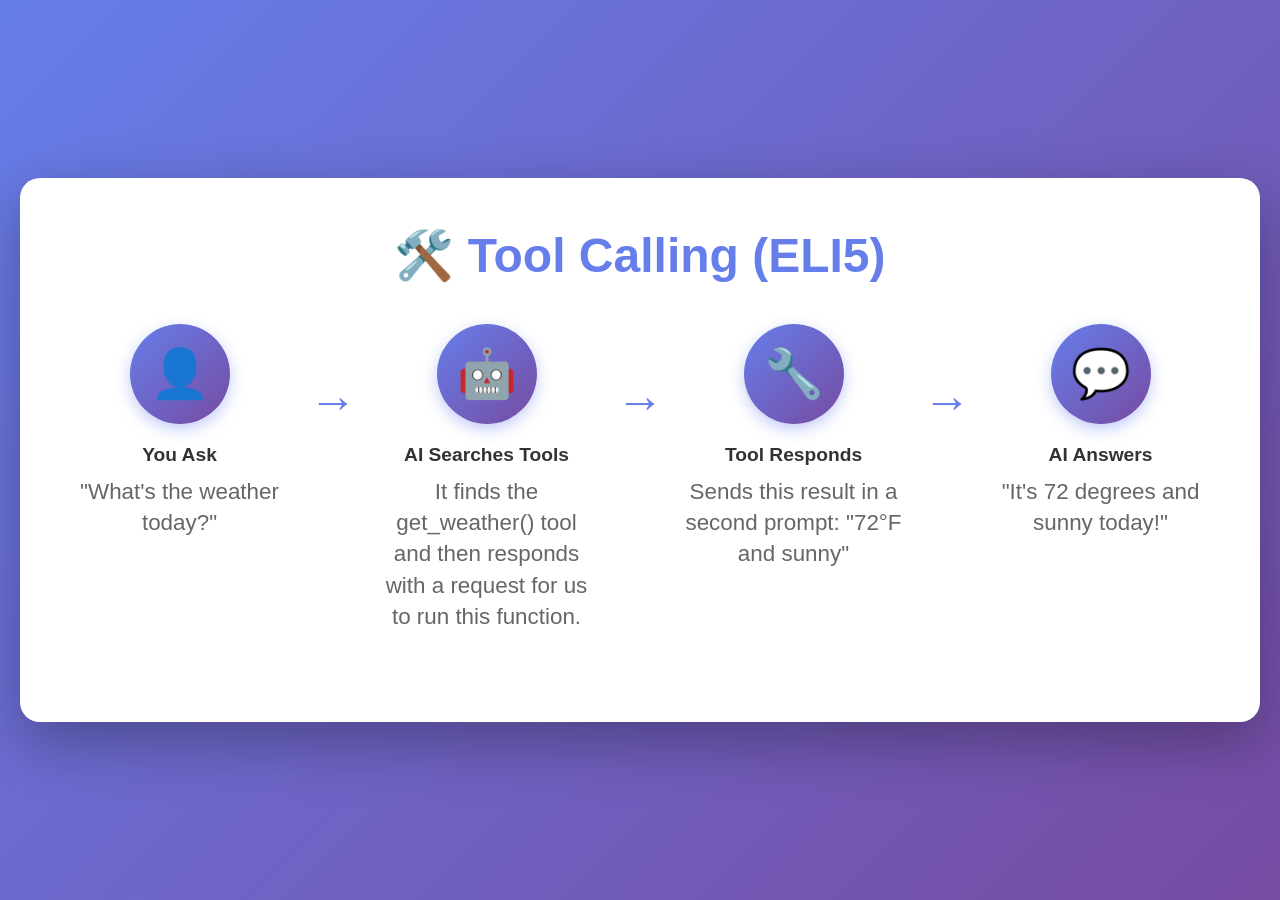
<file: HTML-EXPLAINERS/03.1-tool-calling-slide.html>
<!DOCTYPE html>
<html lang="en">

<head>
    <meta charset="UTF-8">
    <meta name="viewport" content="width=device-width, initial-scale=1.0">
    <title>Tool Calling ELI5</title>
    <style>
        * {
            margin: 0;
            padding: 0;
            box-sizing: border-box;
        }

        body {
            font-family: 'Segoe UI', Tahoma, Geneva, Verdana, sans-serif;
            background: linear-gradient(135deg, #667eea 0%, #764ba2 100%);
            display: flex;
            justify-content: center;
            align-items: center;
            min-height: 100vh;
            padding: 20px;
        }

        .slide {
            background: white;
            border-radius: 20px;
            padding: 50px;
            max-width: 1400px;
            width: 100%;
            box-shadow: 0 20px 60px rgba(0, 0, 0, 0.3);
        }

        h1 {
            color: #667eea;
            font-size: 3em;
            margin-bottom: 40px;
            text-align: center;
        }

        .diagram {
            display: flex;
            justify-content: space-around;
            align-items: flex-start;
            margin: 40px 0;
            gap: 20px;
        }

        .step {
            flex: 1;
            text-align: center;
            display: flex;
            flex-direction: column;
            align-items: center;
        }

        .icon {
            width: 100px;
            height: 100px;
            margin-bottom: 20px;
            background: linear-gradient(135deg, #667eea 0%, #764ba2 100%);
            border-radius: 50%;
            display: flex;
            align-items: center;
            justify-content: center;
            font-size: 3em;
            color: white;
            box-shadow: 0 5px 15px rgba(102, 126, 234, 0.4);
            flex-shrink: 0;
        }

        .arrow {
            font-size: 3em;
            color: #667eea;
            flex: 0;
            align-self: flex-start;
            margin-top: 50px;
        }

        .step-title {
            font-weight: bold;
            color: #333;
            margin-bottom: 10px;
            font-size: 1.2em;
        }

        .step-desc {
            color: #666;
            font-size: 1.4rem;
            line-height: 1.4;
        }

        .example {
            background: #f8f9ff;
            border-left: 4px solid #667eea;
            padding: 25px;
            margin-top: 40px;
            border-radius: 10px;
        }

        .example-title {
            font-weight: bold;
            color: #667eea;
            margin-bottom: 15px;
            font-size: 1.3em;
        }

        .example-step {
            margin: 10px 0;
            padding-left: 20px;
            color: #444;
        }

        .highlight {
            background: #fff3cd;
            padding: 2px 6px;
            border-radius: 3px;
            font-weight: 600;
        }
    </style>
</head>

<body>
    <div class="slide">
        <h1>🛠️ Tool Calling (ELI5)</h1>

        <div class="diagram">
            <div class="step">
                <div class="icon">👤</div>
                <div class="step-title">You Ask</div>
                <div class="step-desc">"What's the weather today?"</div>
            </div>

            <div class="arrow">→</div>

            <div class="step">
                <div class="icon">🤖</div>
                <div class="step-title">AI Searches Tools</div>
                <div class="step-desc">It finds the get_weather() tool and then responds with a request for us to run
                    this function.</div>
            </div>

            <div class="arrow">→</div>

            <div class="step">
                <div class="icon">🔧</div>
                <div class="step-title">Tool Responds</div>
                <div class="step-desc">Sends this result in a second prompt: "72°F and sunny"</div>
            </div>

            <div class="arrow">→</div>

            <div class="step">
                <div class="icon">💬</div>
                <div class="step-title">AI Answers</div>
                <div class="step-desc">"It's 72 degrees and sunny today!"</div>
            </div>
        </div>


    </div>
</body>

</html>
</file>
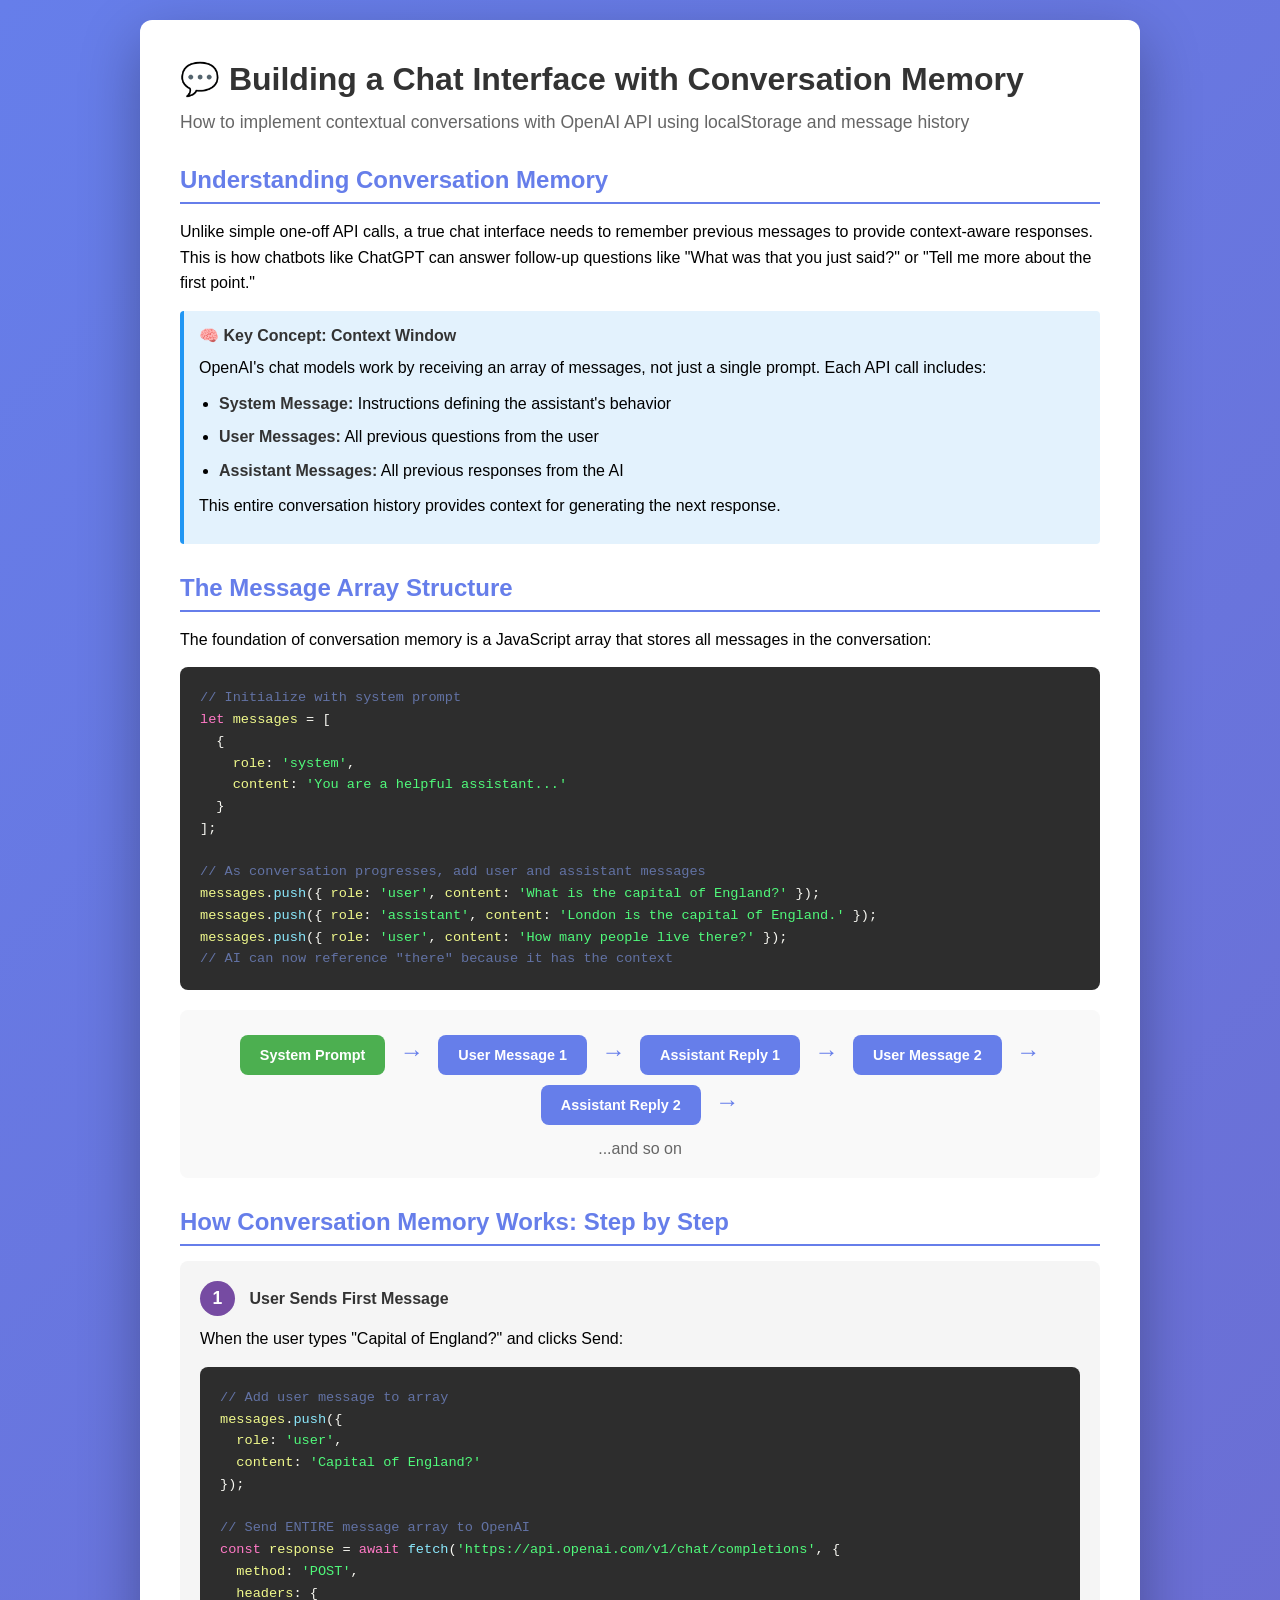
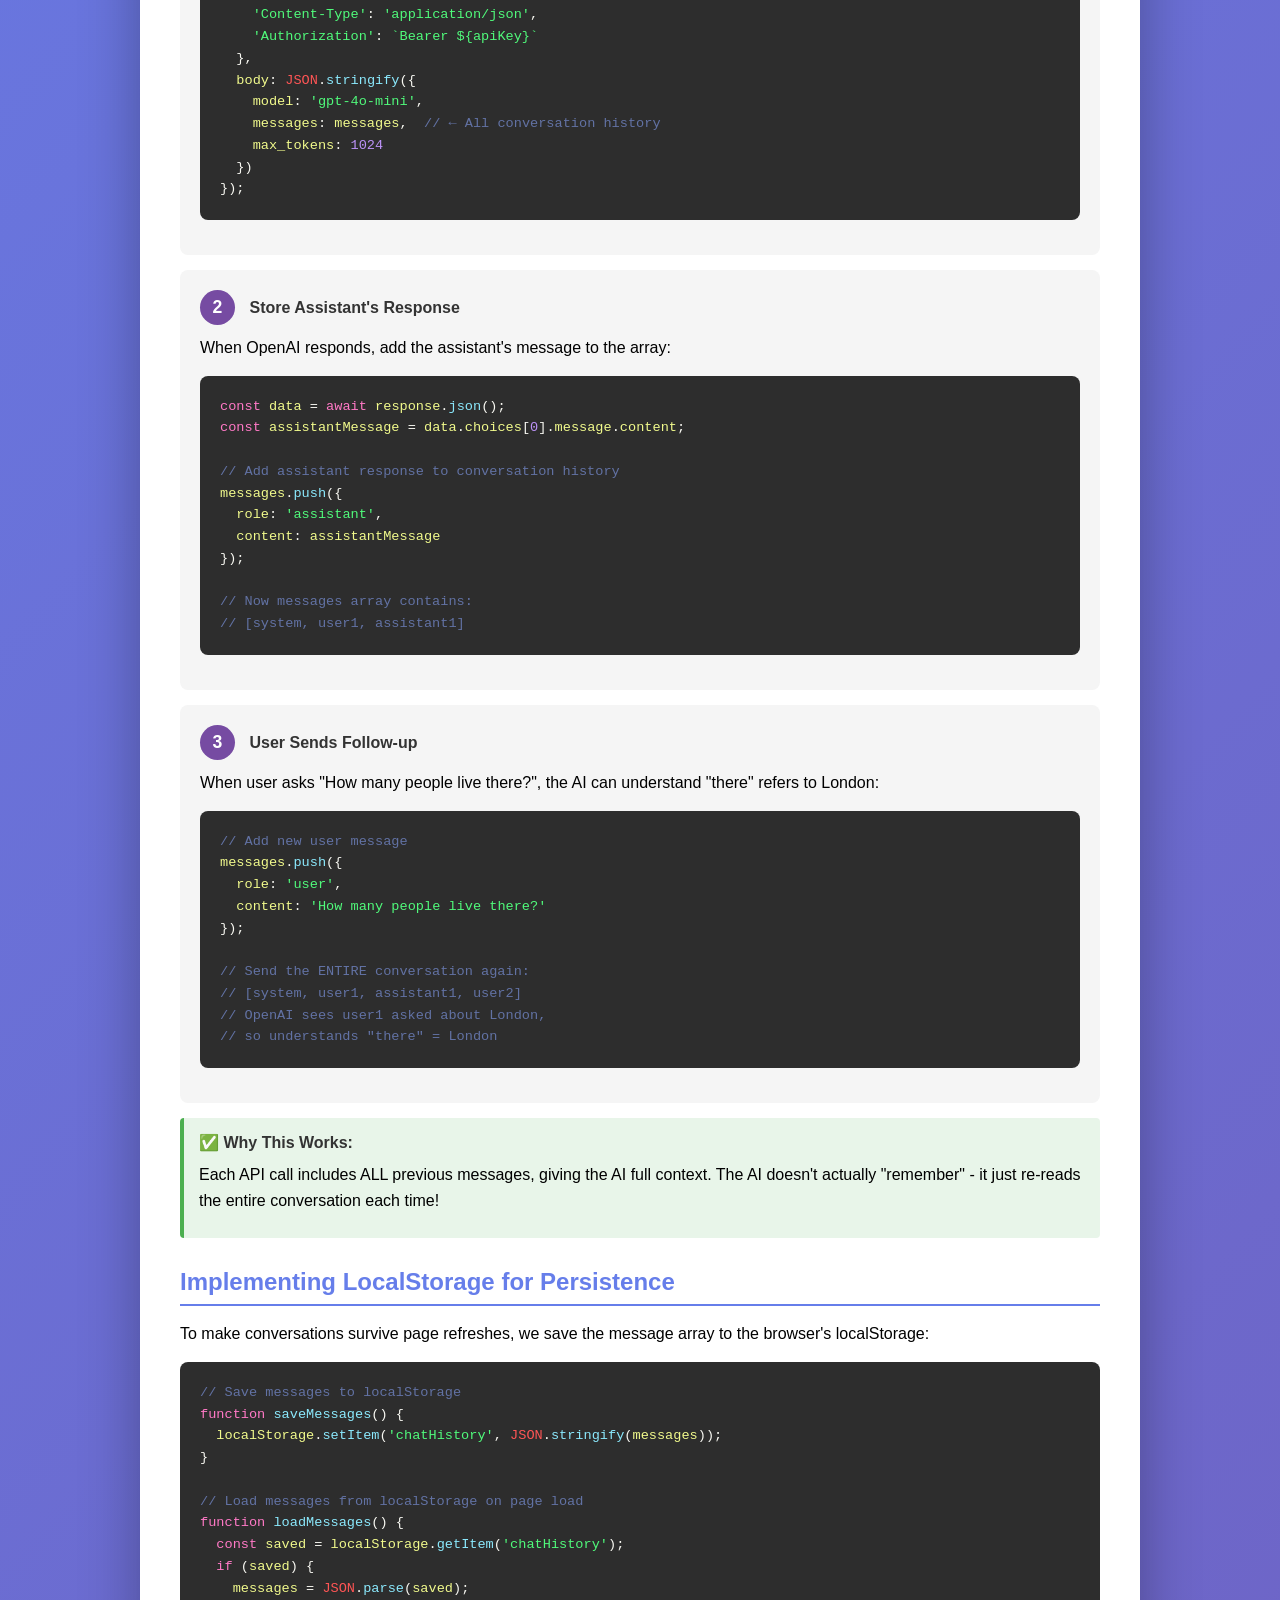
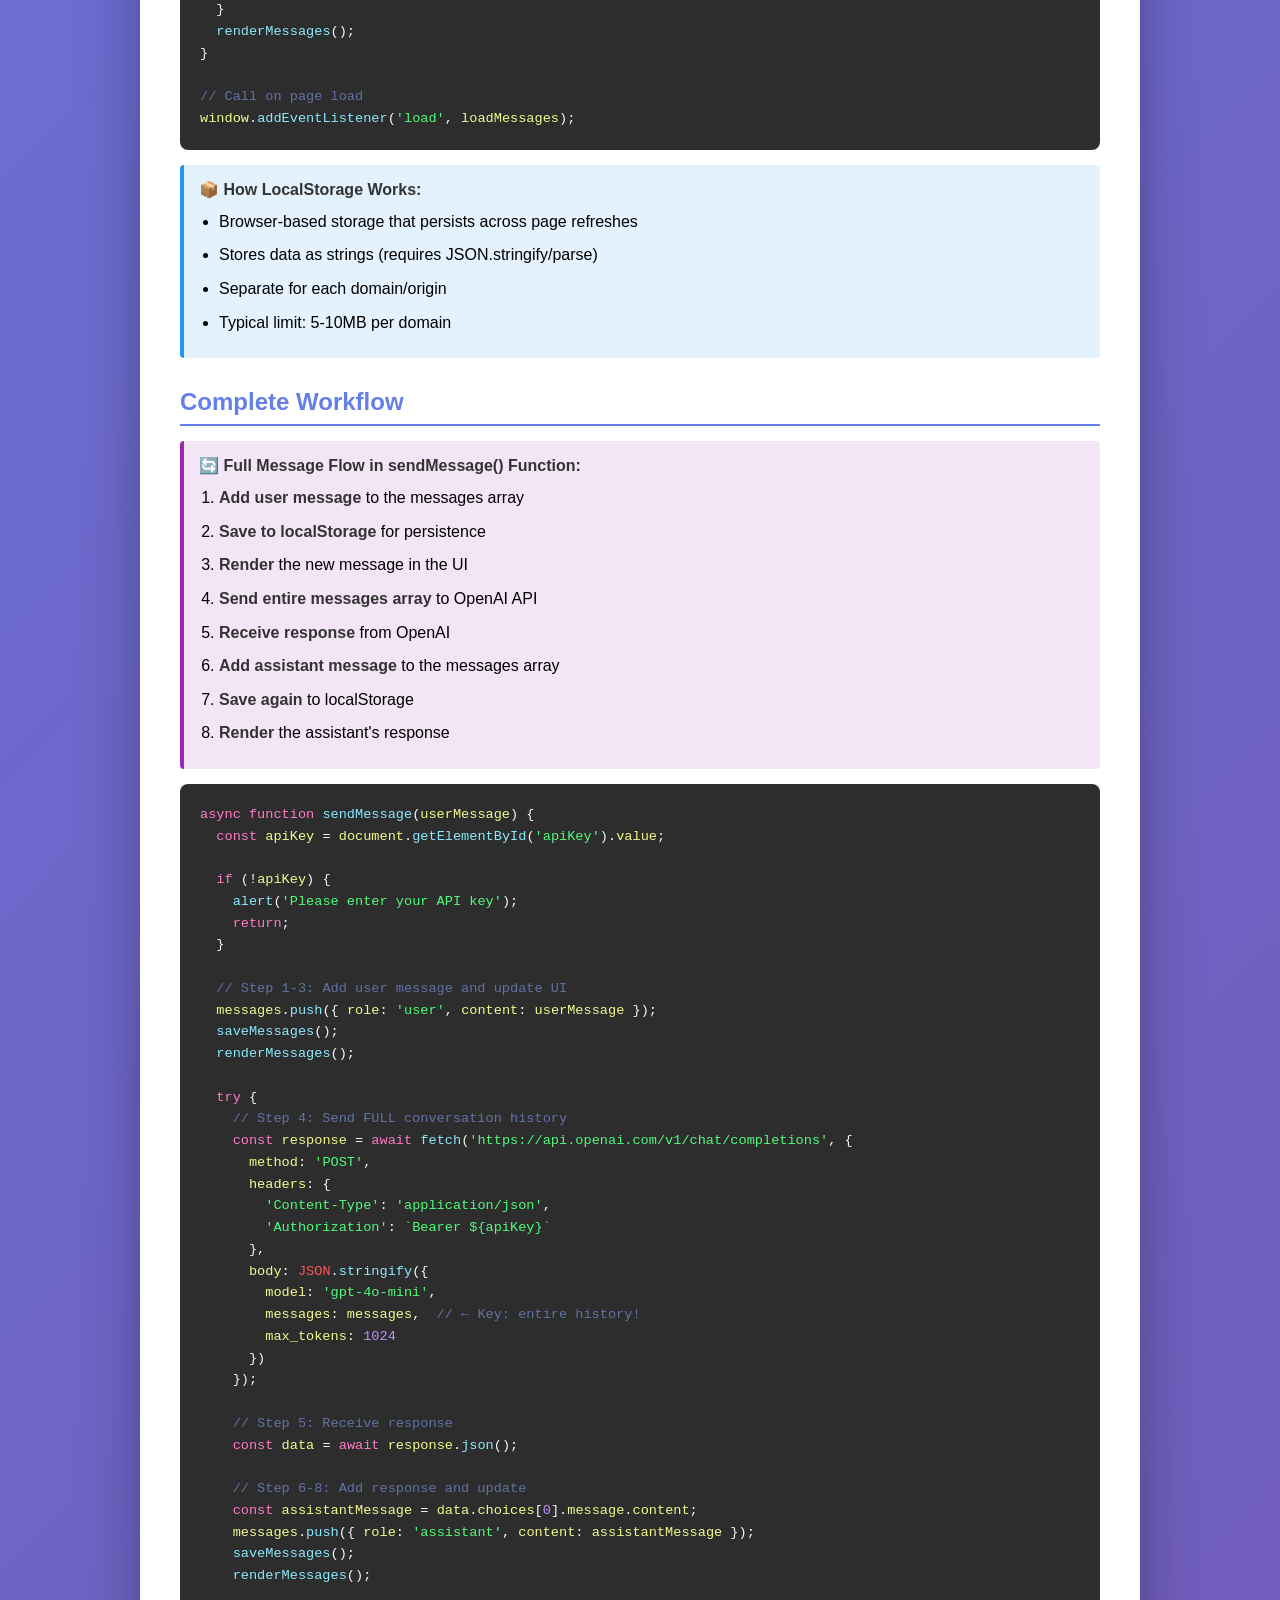
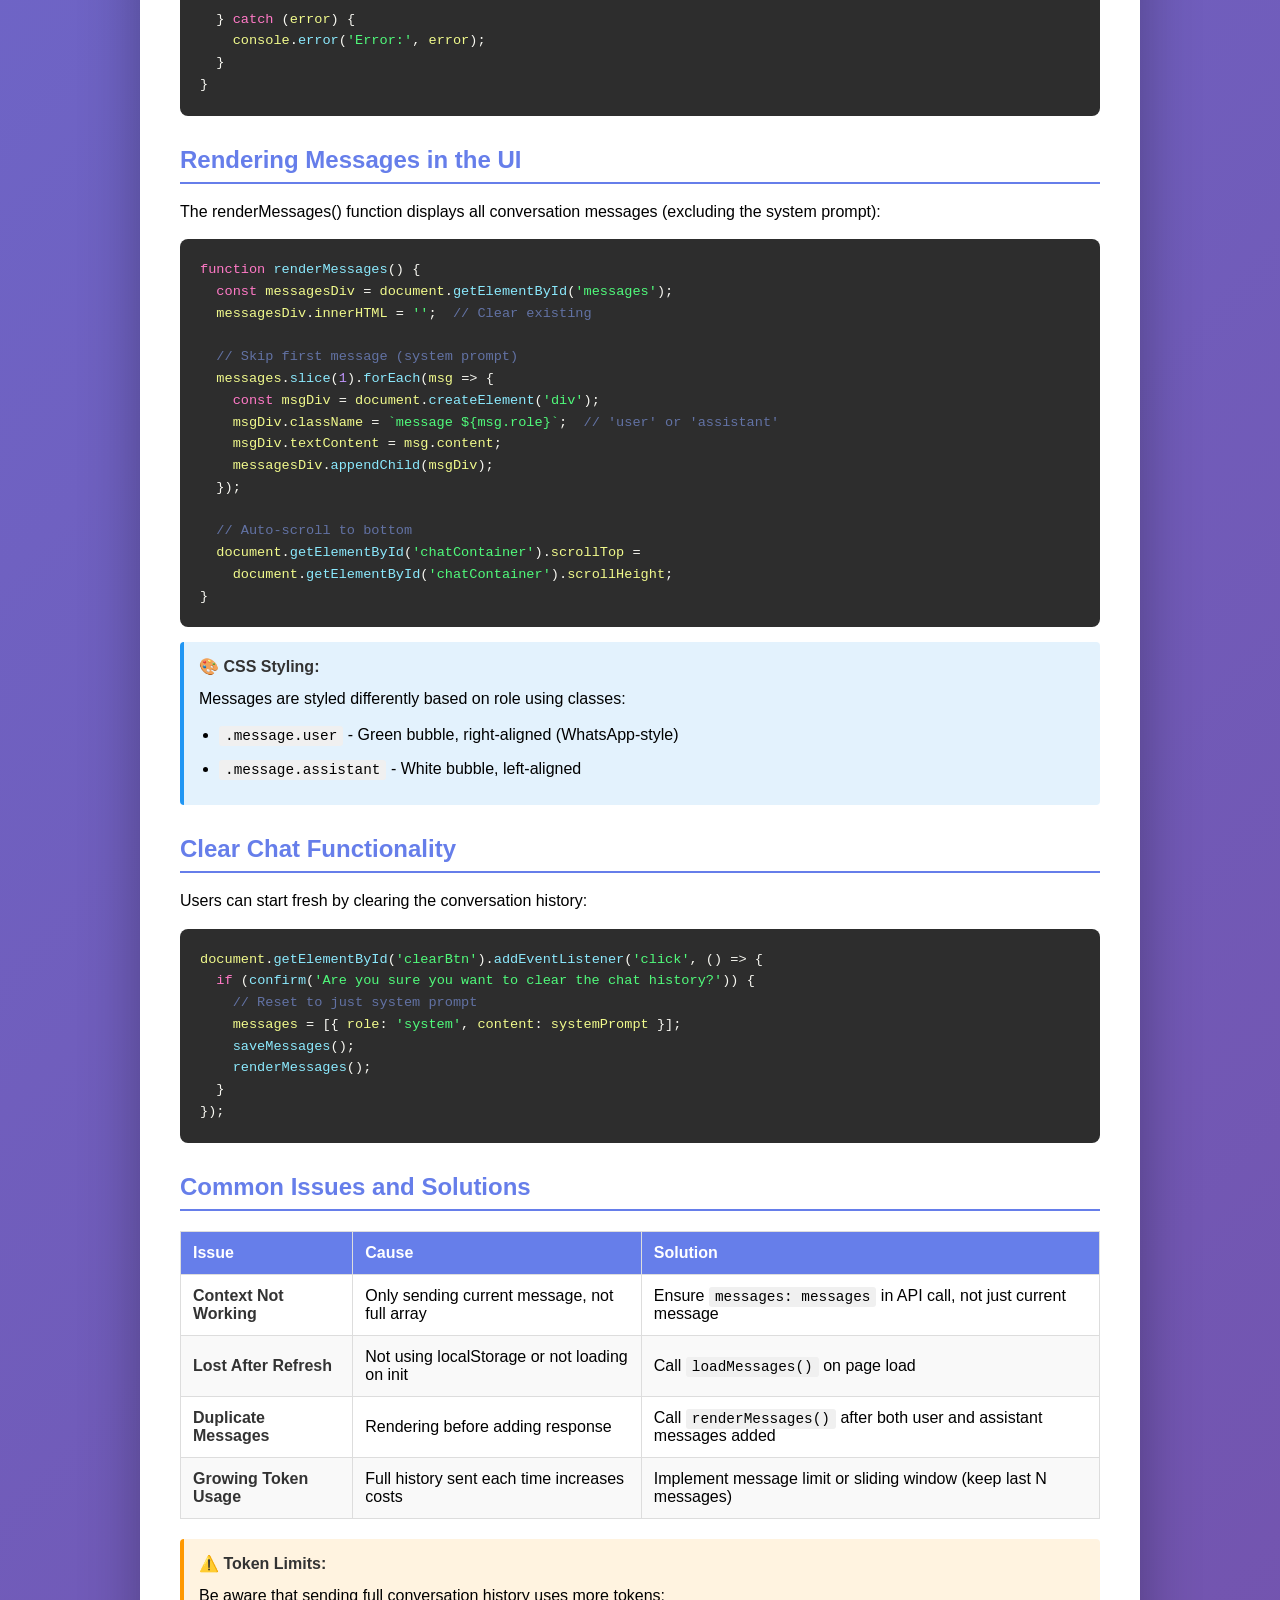
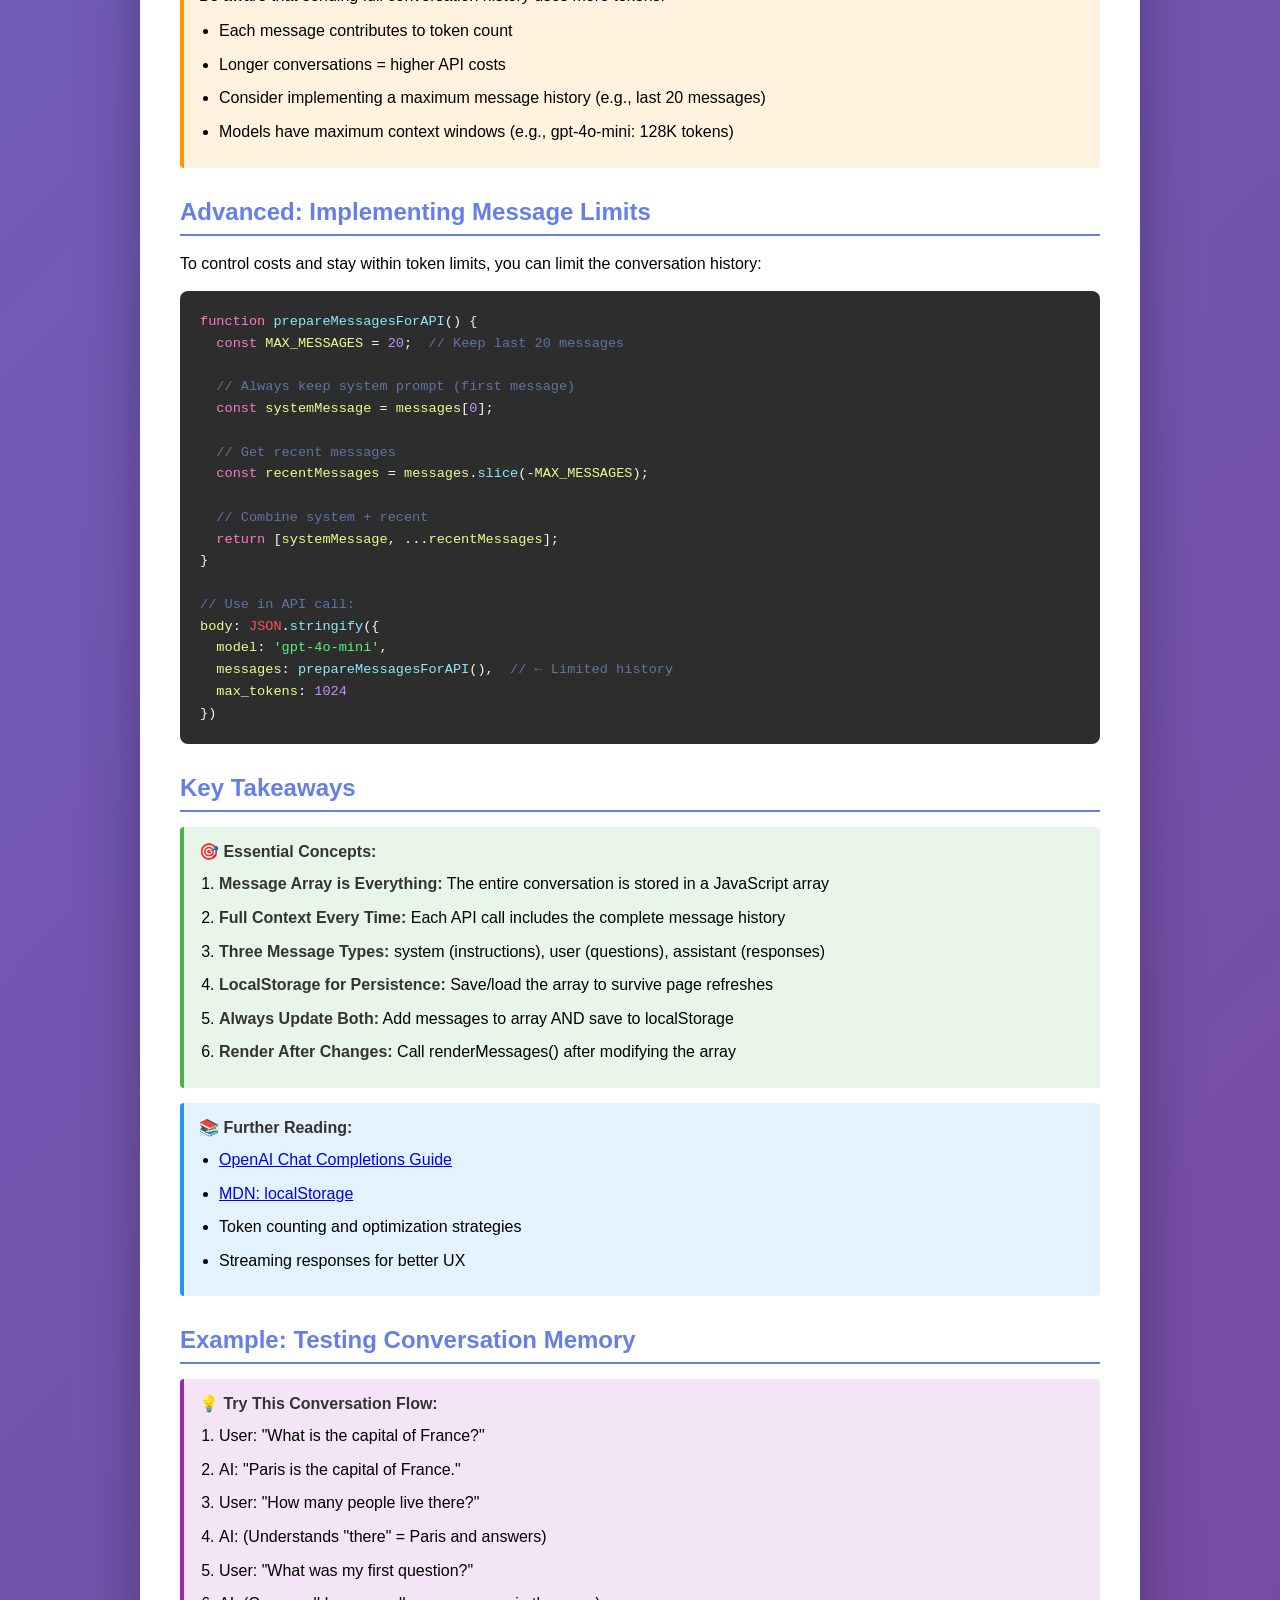
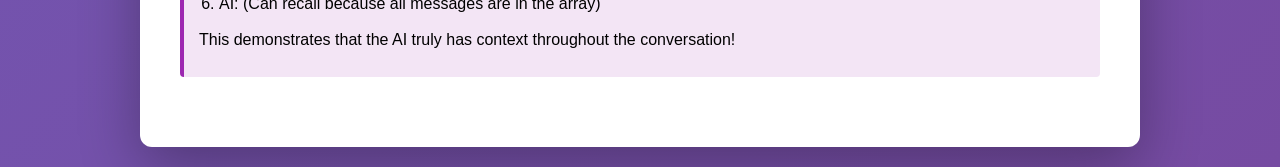
<file: HTML-EXPLAINERS/04-explainer-basic-chat-with-memory.html>
<!DOCTYPE html>
<html lang="en">

<head>
    <meta charset="UTF-8">
    <meta name="viewport" content="width=device-width, initial-scale=1.0">
    <title>Building a Chat Interface with Conversation Memory</title>
    <style>
        * {
            margin: 0;
            padding: 0;
            box-sizing: border-box;
        }

        body {
            font-family: 'Segoe UI', Tahoma, Geneva, Verdana, sans-serif;
            background: linear-gradient(135deg, #667eea 0%, #764ba2 100%);
            padding: 20px;
            min-height: 100vh;
        }

        .container {
            max-width: 1000px;
            margin: 0 auto;
            background: white;
            border-radius: 12px;
            padding: 40px;
            box-shadow: 0 20px 60px rgba(0, 0, 0, 0.3);
        }

        h1 {
            color: #333;
            margin-bottom: 10px;
            font-size: 2em;
        }

        .subtitle {
            color: #666;
            margin-bottom: 30px;
            font-size: 1.1em;
        }

        .section {
            margin-bottom: 30px;
        }

        h2 {
            color: #667eea;
            margin-bottom: 15px;
            font-size: 1.5em;
            border-bottom: 2px solid #667eea;
            padding-bottom: 8px;
        }

        h3 {
            color: #764ba2;
            margin: 20px 0 10px 0;
            font-size: 1.2em;
        }

        .code-block {
            background: #2d2d2d;
            color: #f8f8f2;
            padding: 20px;
            border-radius: 8px;
            overflow-x: auto;
            font-family: 'Courier New', monospace;
            font-size: 0.85em;
            line-height: 1.6;
            margin: 15px 0;
            white-space: pre-wrap;
        }

        .keyword {
            color: #ff79c6;
        }

        .string {
            color: #50fa7b;
        }

        .comment {
            color: #6272a4;
        }

        .variable {
            color: #f1fa8c;
        }

        .function {
            color: #8be9fd;
        }

        .number {
            color: #bd93f9;
        }

        .constant {
            color: #ff5555;
        }

        .info-box {
            background: #e3f2fd;
            border-left: 4px solid #2196F3;
            padding: 15px;
            margin: 15px 0;
            border-radius: 4px;
        }

        .warning-box {
            background: #fff3e0;
            border-left: 4px solid #ff9800;
            padding: 15px;
            margin: 15px 0;
            border-radius: 4px;
        }

        .success-box {
            background: #e8f5e9;
            border-left: 4px solid #4caf50;
            padding: 15px;
            margin: 15px 0;
            border-radius: 4px;
        }

        .example-box {
            background: #f3e5f5;
            border-left: 4px solid #9c27b0;
            padding: 15px;
            margin: 15px 0;
            border-radius: 4px;
        }

        ul, ol {
            margin-left: 20px;
            margin-top: 10px;
        }

        li {
            margin: 8px 0;
            line-height: 1.6;
        }

        code {
            background: #f0f0f0;
            padding: 2px 6px;
            border-radius: 3px;
            font-family: 'Courier New', monospace;
            font-size: 0.9em;
        }

        .step-container {
            background: #f5f5f5;
            padding: 20px;
            border-radius: 8px;
            margin: 15px 0;
        }

        .step-number {
            display: inline-block;
            background: #764ba2;
            color: white;
            width: 35px;
            height: 35px;
            border-radius: 50%;
            text-align: center;
            line-height: 35px;
            margin-right: 10px;
            font-weight: bold;
            font-size: 1.1em;
        }

        .flow-diagram {
            background: #f9f9f9;
            padding: 20px;
            border-radius: 8px;
            margin: 20px 0;
            text-align: center;
        }

        .flow-step {
            display: inline-block;
            background: #667eea;
            color: white;
            padding: 12px 20px;
            margin: 5px;
            border-radius: 8px;
            font-weight: bold;
            font-size: 0.9em;
        }

        .arrow {
            display: inline-block;
            color: #667eea;
            font-size: 1.5em;
            margin: 0 5px;
        }

        .comparison-table {
            width: 100%;
            border-collapse: collapse;
            margin: 20px 0;
        }

        .comparison-table th,
        .comparison-table td {
            border: 1px solid #ddd;
            padding: 12px;
            text-align: left;
        }

        .comparison-table th {
            background: #667eea;
            color: white;
        }

        .comparison-table tr:nth-child(even) {
            background: #f9f9f9;
        }

        strong {
            color: #333;
        }

        p {
            line-height: 1.6;
            margin: 10px 0;
        }
    </style>
</head>

<body>
    <div class="container">
        <h1>💬 Building a Chat Interface with Conversation Memory</h1>
        <p class="subtitle">How to implement contextual conversations with OpenAI API using localStorage and message history</p>

        <div class="section">
            <h2>Understanding Conversation Memory</h2>
            <p>Unlike simple one-off API calls, a true chat interface needs to remember previous messages to provide context-aware responses. This is how chatbots like ChatGPT can answer follow-up questions like "What was that you just said?" or "Tell me more about the first point."</p>

            <div class="info-box">
                <strong>🧠 Key Concept: Context Window</strong>
                <p>OpenAI's chat models work by receiving an array of messages, not just a single prompt. Each API call includes:</p>
                <ul>
                    <li><strong>System Message:</strong> Instructions defining the assistant's behavior</li>
                    <li><strong>User Messages:</strong> All previous questions from the user</li>
                    <li><strong>Assistant Messages:</strong> All previous responses from the AI</li>
                </ul>
                <p>This entire conversation history provides context for generating the next response.</p>
            </div>
        </div>

        <div class="section">
            <h2>The Message Array Structure</h2>
            <p>The foundation of conversation memory is a JavaScript array that stores all messages in the conversation:</p>

            <div class="code-block"><span class="comment">// Initialize with system prompt</span>
<span class="keyword">let</span> <span class="variable">messages</span> = [
  { 
    <span class="variable">role</span>: <span class="string">'system'</span>, 
    <span class="variable">content</span>: <span class="string">'You are a helpful assistant...'</span> 
  }
];

<span class="comment">// As conversation progresses, add user and assistant messages</span>
<span class="variable">messages</span>.<span class="function">push</span>({ <span class="variable">role</span>: <span class="string">'user'</span>, <span class="variable">content</span>: <span class="string">'What is the capital of England?'</span> });
<span class="variable">messages</span>.<span class="function">push</span>({ <span class="variable">role</span>: <span class="string">'assistant'</span>, <span class="variable">content</span>: <span class="string">'London is the capital of England.'</span> });
<span class="variable">messages</span>.<span class="function">push</span>({ <span class="variable">role</span>: <span class="string">'user'</span>, <span class="variable">content</span>: <span class="string">'How many people live there?'</span> });
<span class="comment">// AI can now reference "there" because it has the context</span></div>

            <div class="flow-diagram">
                <div class="flow-step" style="background: #4caf50;">System Prompt</div>
                <div class="arrow">→</div>
                <div class="flow-step">User Message 1</div>
                <div class="arrow">→</div>
                <div class="flow-step">Assistant Reply 1</div>
                <div class="arrow">→</div>
                <div class="flow-step">User Message 2</div>
                <div class="arrow">→</div>
                <div class="flow-step">Assistant Reply 2</div>
                <div class="arrow">→</div>
                <div style="margin-top: 10px; color: #666;">...and so on</div>
            </div>
        </div>

        <div class="section">
            <h2>How Conversation Memory Works: Step by Step</h2>

            <div class="step-container">
                <span class="step-number">1</span>
                <strong>User Sends First Message</strong>
                <p>When the user types "Capital of England?" and clicks Send:</p>
                <div class="code-block"><span class="comment">// Add user message to array</span>
<span class="variable">messages</span>.<span class="function">push</span>({ 
  <span class="variable">role</span>: <span class="string">'user'</span>, 
  <span class="variable">content</span>: <span class="string">'Capital of England?'</span> 
});

<span class="comment">// Send ENTIRE message array to OpenAI</span>
<span class="keyword">const</span> <span class="variable">response</span> = <span class="keyword">await</span> <span class="function">fetch</span>(<span class="string">'https://api.openai.com/v1/chat/completions'</span>, {
  <span class="variable">method</span>: <span class="string">'POST'</span>,
  <span class="variable">headers</span>: {
    <span class="string">'Content-Type'</span>: <span class="string">'application/json'</span>,
    <span class="string">'Authorization'</span>: <span class="string">`Bearer ${apiKey}`</span>
  },
  <span class="variable">body</span>: <span class="constant">JSON</span>.<span class="function">stringify</span>({
    <span class="variable">model</span>: <span class="string">'gpt-4o-mini'</span>,
    <span class="variable">messages</span>: <span class="variable">messages</span>,  <span class="comment">// ← All conversation history</span>
    <span class="variable">max_tokens</span>: <span class="number">1024</span>
  })
});</div>
            </div>

            <div class="step-container">
                <span class="step-number">2</span>
                <strong>Store Assistant's Response</strong>
                <p>When OpenAI responds, add the assistant's message to the array:</p>
                <div class="code-block"><span class="keyword">const</span> <span class="variable">data</span> = <span class="keyword">await</span> <span class="variable">response</span>.<span class="function">json</span>();
<span class="keyword">const</span> <span class="variable">assistantMessage</span> = <span class="variable">data</span>.<span class="variable">choices</span>[<span class="number">0</span>].<span class="variable">message</span>.<span class="variable">content</span>;

<span class="comment">// Add assistant response to conversation history</span>
<span class="variable">messages</span>.<span class="function">push</span>({ 
  <span class="variable">role</span>: <span class="string">'assistant'</span>, 
  <span class="variable">content</span>: <span class="variable">assistantMessage</span> 
});

<span class="comment">// Now messages array contains:</span>
<span class="comment">// [system, user1, assistant1]</span></div>
            </div>

            <div class="step-container">
                <span class="step-number">3</span>
                <strong>User Sends Follow-up</strong>
                <p>When user asks "How many people live there?", the AI can understand "there" refers to London:</p>
                <div class="code-block"><span class="comment">// Add new user message</span>
<span class="variable">messages</span>.<span class="function">push</span>({ 
  <span class="variable">role</span>: <span class="string">'user'</span>, 
  <span class="variable">content</span>: <span class="string">'How many people live there?'</span> 
});

<span class="comment">// Send the ENTIRE conversation again:</span>
<span class="comment">// [system, user1, assistant1, user2]</span>
<span class="comment">// OpenAI sees user1 asked about London,</span>
<span class="comment">// so understands "there" = London</span></div>
            </div>

            <div class="success-box">
                <strong>✅ Why This Works:</strong>
                <p>Each API call includes ALL previous messages, giving the AI full context. The AI doesn't actually "remember" - it just re-reads the entire conversation each time!</p>
            </div>
        </div>

        <div class="section">
            <h2>Implementing LocalStorage for Persistence</h2>
            <p>To make conversations survive page refreshes, we save the message array to the browser's localStorage:</p>

            <div class="code-block"><span class="comment">// Save messages to localStorage</span>
<span class="keyword">function</span> <span class="function">saveMessages</span>() {
  <span class="variable">localStorage</span>.<span class="function">setItem</span>(<span class="string">'chatHistory'</span>, <span class="constant">JSON</span>.<span class="function">stringify</span>(<span class="variable">messages</span>));
}

<span class="comment">// Load messages from localStorage on page load</span>
<span class="keyword">function</span> <span class="function">loadMessages</span>() {
  <span class="keyword">const</span> <span class="variable">saved</span> = <span class="variable">localStorage</span>.<span class="function">getItem</span>(<span class="string">'chatHistory'</span>);
  <span class="keyword">if</span> (<span class="variable">saved</span>) {
    <span class="variable">messages</span> = <span class="constant">JSON</span>.<span class="function">parse</span>(<span class="variable">saved</span>);
  }
  <span class="function">renderMessages</span>();
}

<span class="comment">// Call on page load</span>
<span class="variable">window</span>.<span class="function">addEventListener</span>(<span class="string">'load'</span>, <span class="variable">loadMessages</span>);</div>

            <div class="info-box">
                <strong>📦 How LocalStorage Works:</strong>
                <ul>
                    <li>Browser-based storage that persists across page refreshes</li>
                    <li>Stores data as strings (requires JSON.stringify/parse)</li>
                    <li>Separate for each domain/origin</li>
                    <li>Typical limit: 5-10MB per domain</li>
                </ul>
            </div>
        </div>

        <div class="section">
            <h2>Complete Workflow</h2>

            <div class="example-box">
                <strong>🔄 Full Message Flow in sendMessage() Function:</strong>
                <ol>
                    <li><strong>Add user message</strong> to the messages array</li>
                    <li><strong>Save to localStorage</strong> for persistence</li>
                    <li><strong>Render</strong> the new message in the UI</li>
                    <li><strong>Send entire messages array</strong> to OpenAI API</li>
                    <li><strong>Receive response</strong> from OpenAI</li>
                    <li><strong>Add assistant message</strong> to the messages array</li>
                    <li><strong>Save again</strong> to localStorage</li>
                    <li><strong>Render</strong> the assistant's response</li>
                </ol>
            </div>

            <div class="code-block"><span class="keyword">async function</span> <span class="function">sendMessage</span>(<span class="variable">userMessage</span>) {
  <span class="keyword">const</span> <span class="variable">apiKey</span> = <span class="variable">document</span>.<span class="function">getElementById</span>(<span class="string">'apiKey'</span>).<span class="variable">value</span>;

  <span class="keyword">if</span> (!<span class="variable">apiKey</span>) {
    <span class="function">alert</span>(<span class="string">'Please enter your API key'</span>);
    <span class="keyword">return</span>;
  }

  <span class="comment">// Step 1-3: Add user message and update UI</span>
  <span class="variable">messages</span>.<span class="function">push</span>({ <span class="variable">role</span>: <span class="string">'user'</span>, <span class="variable">content</span>: <span class="variable">userMessage</span> });
  <span class="function">saveMessages</span>();
  <span class="function">renderMessages</span>();

  <span class="keyword">try</span> {
    <span class="comment">// Step 4: Send FULL conversation history</span>
    <span class="keyword">const</span> <span class="variable">response</span> = <span class="keyword">await</span> <span class="function">fetch</span>(<span class="string">'https://api.openai.com/v1/chat/completions'</span>, {
      <span class="variable">method</span>: <span class="string">'POST'</span>,
      <span class="variable">headers</span>: {
        <span class="string">'Content-Type'</span>: <span class="string">'application/json'</span>,
        <span class="string">'Authorization'</span>: <span class="string">`Bearer ${apiKey}`</span>
      },
      <span class="variable">body</span>: <span class="constant">JSON</span>.<span class="function">stringify</span>({
        <span class="variable">model</span>: <span class="string">'gpt-4o-mini'</span>,
        <span class="variable">messages</span>: <span class="variable">messages</span>,  <span class="comment">// ← Key: entire history!</span>
        <span class="variable">max_tokens</span>: <span class="number">1024</span>
      })
    });

    <span class="comment">// Step 5: Receive response</span>
    <span class="keyword">const</span> <span class="variable">data</span> = <span class="keyword">await</span> <span class="variable">response</span>.<span class="function">json</span>();
    
    <span class="comment">// Step 6-8: Add response and update</span>
    <span class="keyword">const</span> <span class="variable">assistantMessage</span> = <span class="variable">data</span>.<span class="variable">choices</span>[<span class="number">0</span>].<span class="variable">message</span>.<span class="variable">content</span>;
    <span class="variable">messages</span>.<span class="function">push</span>({ <span class="variable">role</span>: <span class="string">'assistant'</span>, <span class="variable">content</span>: <span class="variable">assistantMessage</span> });
    <span class="function">saveMessages</span>();
    <span class="function">renderMessages</span>();

  } <span class="keyword">catch</span> (<span class="variable">error</span>) {
    <span class="variable">console</span>.<span class="function">error</span>(<span class="string">'Error:'</span>, <span class="variable">error</span>);
  }
}</div>
        </div>

        <div class="section">
            <h2>Rendering Messages in the UI</h2>
            <p>The renderMessages() function displays all conversation messages (excluding the system prompt):</p>

            <div class="code-block"><span class="keyword">function</span> <span class="function">renderMessages</span>() {
  <span class="keyword">const</span> <span class="variable">messagesDiv</span> = <span class="variable">document</span>.<span class="function">getElementById</span>(<span class="string">'messages'</span>);
  <span class="variable">messagesDiv</span>.<span class="variable">innerHTML</span> = <span class="string">''</span>;  <span class="comment">// Clear existing</span>
  
  <span class="comment">// Skip first message (system prompt)</span>
  <span class="variable">messages</span>.<span class="function">slice</span>(<span class="number">1</span>).<span class="function">forEach</span>(<span class="variable">msg</span> => {
    <span class="keyword">const</span> <span class="variable">msgDiv</span> = <span class="variable">document</span>.<span class="function">createElement</span>(<span class="string">'div'</span>);
    <span class="variable">msgDiv</span>.<span class="variable">className</span> = <span class="string">`message ${msg.role}`</span>;  <span class="comment">// 'user' or 'assistant'</span>
    <span class="variable">msgDiv</span>.<span class="variable">textContent</span> = <span class="variable">msg</span>.<span class="variable">content</span>;
    <span class="variable">messagesDiv</span>.<span class="function">appendChild</span>(<span class="variable">msgDiv</span>);
  });
  
  <span class="comment">// Auto-scroll to bottom</span>
  <span class="variable">document</span>.<span class="function">getElementById</span>(<span class="string">'chatContainer'</span>).<span class="variable">scrollTop</span> = 
    <span class="variable">document</span>.<span class="function">getElementById</span>(<span class="string">'chatContainer'</span>).<span class="variable">scrollHeight</span>;
}</div>

            <div class="info-box">
                <strong>🎨 CSS Styling:</strong>
                <p>Messages are styled differently based on role using classes:</p>
                <ul>
                    <li><code>.message.user</code> - Green bubble, right-aligned (WhatsApp-style)</li>
                    <li><code>.message.assistant</code> - White bubble, left-aligned</li>
                </ul>
            </div>
        </div>

        <div class="section">
            <h2>Clear Chat Functionality</h2>
            <p>Users can start fresh by clearing the conversation history:</p>

            <div class="code-block"><span class="variable">document</span>.<span class="function">getElementById</span>(<span class="string">'clearBtn'</span>).<span class="function">addEventListener</span>(<span class="string">'click'</span>, () => {
  <span class="keyword">if</span> (<span class="function">confirm</span>(<span class="string">'Are you sure you want to clear the chat history?'</span>)) {
    <span class="comment">// Reset to just system prompt</span>
    <span class="variable">messages</span> = [{ <span class="variable">role</span>: <span class="string">'system'</span>, <span class="variable">content</span>: <span class="variable">systemPrompt</span> }];
    <span class="function">saveMessages</span>();
    <span class="function">renderMessages</span>();
  }
});</div>
        </div>

        <div class="section">
            <h2>Common Issues and Solutions</h2>

            <table class="comparison-table">
                <thead>
                    <tr>
                        <th>Issue</th>
                        <th>Cause</th>
                        <th>Solution</th>
                    </tr>
                </thead>
                <tbody>
                    <tr>
                        <td><strong>Context Not Working</strong></td>
                        <td>Only sending current message, not full array</td>
                        <td>Ensure <code>messages: messages</code> in API call, not just current message</td>
                    </tr>
                    <tr>
                        <td><strong>Lost After Refresh</strong></td>
                        <td>Not using localStorage or not loading on init</td>
                        <td>Call <code>loadMessages()</code> on page load</td>
                    </tr>
                    <tr>
                        <td><strong>Duplicate Messages</strong></td>
                        <td>Rendering before adding response</td>
                        <td>Call <code>renderMessages()</code> after both user and assistant messages added</td>
                    </tr>
                    <tr>
                        <td><strong>Growing Token Usage</strong></td>
                        <td>Full history sent each time increases costs</td>
                        <td>Implement message limit or sliding window (keep last N messages)</td>
                    </tr>
                </tbody>
            </table>

            <div class="warning-box">
                <strong>⚠️ Token Limits:</strong>
                <p>Be aware that sending full conversation history uses more tokens:</p>
                <ul>
                    <li>Each message contributes to token count</li>
                    <li>Longer conversations = higher API costs</li>
                    <li>Consider implementing a maximum message history (e.g., last 20 messages)</li>
                    <li>Models have maximum context windows (e.g., gpt-4o-mini: 128K tokens)</li>
                </ul>
            </div>
        </div>

        <div class="section">
            <h2>Advanced: Implementing Message Limits</h2>
            <p>To control costs and stay within token limits, you can limit the conversation history:</p>

            <div class="code-block"><span class="keyword">function</span> <span class="function">prepareMessagesForAPI</span>() {
  <span class="keyword">const</span> <span class="variable">MAX_MESSAGES</span> = <span class="number">20</span>;  <span class="comment">// Keep last 20 messages</span>
  
  <span class="comment">// Always keep system prompt (first message)</span>
  <span class="keyword">const</span> <span class="variable">systemMessage</span> = <span class="variable">messages</span>[<span class="number">0</span>];
  
  <span class="comment">// Get recent messages</span>
  <span class="keyword">const</span> <span class="variable">recentMessages</span> = <span class="variable">messages</span>.<span class="function">slice</span>(-<span class="variable">MAX_MESSAGES</span>);
  
  <span class="comment">// Combine system + recent</span>
  <span class="keyword">return</span> [<span class="variable">systemMessage</span>, ...<span class="variable">recentMessages</span>];
}

<span class="comment">// Use in API call:</span>
<span class="variable">body</span>: <span class="constant">JSON</span>.<span class="function">stringify</span>({
  <span class="variable">model</span>: <span class="string">'gpt-4o-mini'</span>,
  <span class="variable">messages</span>: <span class="function">prepareMessagesForAPI</span>(),  <span class="comment">// ← Limited history</span>
  <span class="variable">max_tokens</span>: <span class="number">1024</span>
})</div>
        </div>

        <div class="section">
            <h2>Key Takeaways</h2>

            <div class="success-box">
                <strong>🎯 Essential Concepts:</strong>
                <ol>
                    <li><strong>Message Array is Everything:</strong> The entire conversation is stored in a JavaScript array</li>
                    <li><strong>Full Context Every Time:</strong> Each API call includes the complete message history</li>
                    <li><strong>Three Message Types:</strong> system (instructions), user (questions), assistant (responses)</li>
                    <li><strong>LocalStorage for Persistence:</strong> Save/load the array to survive page refreshes</li>
                    <li><strong>Always Update Both:</strong> Add messages to array AND save to localStorage</li>
                    <li><strong>Render After Changes:</strong> Call renderMessages() after modifying the array</li>
                </ol>
            </div>

            <div class="info-box">
                <strong>📚 Further Reading:</strong>
                <ul>
                    <li><a href="https://platform.openai.com/docs/guides/chat" target="_blank">OpenAI Chat Completions Guide</a></li>
                    <li><a href="https://developer.mozilla.org/en-US/docs/Web/API/Window/localStorage" target="_blank">MDN: localStorage</a></li>
                    <li>Token counting and optimization strategies</li>
                    <li>Streaming responses for better UX</li>
                </ul>
            </div>
        </div>

        <div class="section">
            <h2>Example: Testing Conversation Memory</h2>

            <div class="example-box">
                <strong>💡 Try This Conversation Flow:</strong>
                <ol>
                    <li>User: "What is the capital of France?"</li>
                    <li>AI: "Paris is the capital of France."</li>
                    <li>User: "How many people live there?"</li>
                    <li>AI: (Understands "there" = Paris and answers)</li>
                    <li>User: "What was my first question?"</li>
                    <li>AI: (Can recall because all messages are in the array)</li>
                </ol>
                <p>This demonstrates that the AI truly has context throughout the conversation!</p>
            </div>
        </div>
    </div>
</body>

</html>
</file>
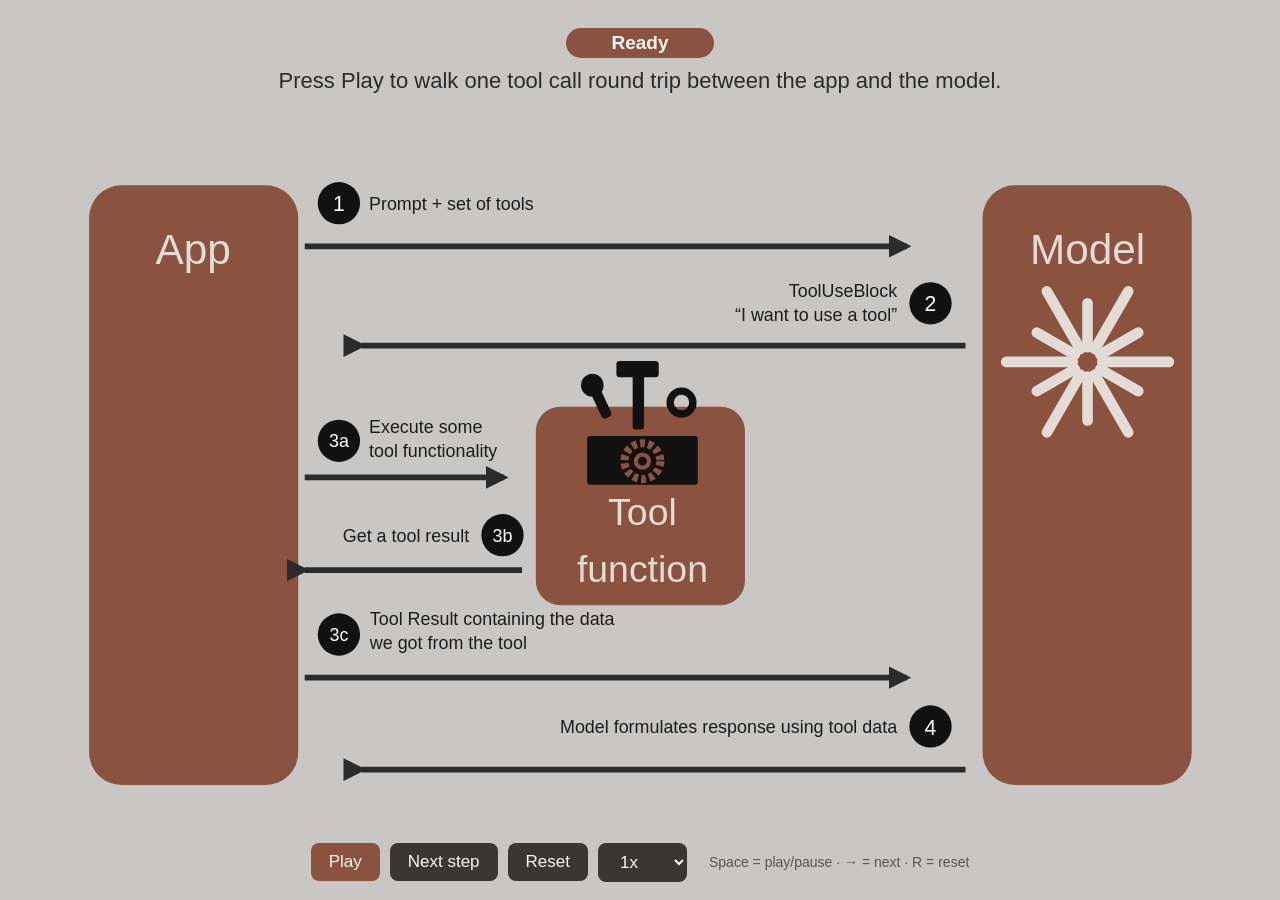
<file: HTML-PAGES/03-tool-call-anthropic.html>
<!DOCTYPE html>
<html lang="en">
<head>
<meta charset="UTF-8">
<title>Tool Calling Round Trip</title>
<style>
  html, body { margin: 0; height: 100%; }
  body {
    background: #c8c7c5;
    font-family: 'Segoe UI', Arial, Helvetica, sans-serif;
    display: flex;
    flex-direction: column;
    align-items: center;
    justify-content: space-between;
    padding: 14px 24px 16px;
    box-sizing: border-box;
  }
  #caption {
    height: 96px;
    width: 100%;
    max-width: 1300px;
    display: flex;
    flex-direction: column;
    align-items: center;
    justify-content: center;
    text-align: center;
    color: #2b2b2b;
    font-size: 22px;
    line-height: 1.35;
    overflow: hidden;
    flex-shrink: 0;
  }
  #capStep {
    display: inline-block;
    min-width: 120px;
    background: #8b5240;
    color: #fbf5f0;
    border-radius: 999px;
    padding: 2px 14px;
    margin-bottom: 8px;
    font-weight: 600;
    font-size: 19px;
    text-align: center;
  }
  #capText { max-width: 1100px; }
  #stage {
    width: 100%;
    height: calc(100vh - 190px);
    min-height: 300px;
  }
  .box { fill: #8b5240; transition: filter .2s; }
  .boxlabel { fill: #e3dcd6; font-size: 52px; text-anchor: middle; }
  .toolLabel { fill: #e3dcd6; font-size: 46px; text-anchor: middle; }
  .pulse { animation: pulse .7s ease-out; }
  @keyframes pulse {
    0%   { filter: brightness(1); }
    40%  { filter: brightness(1.45); }
    100% { filter: brightness(1); }
  }
  #sparkle { transform-box: fill-box; transform-origin: center; animation: spin 14s linear infinite; }
  @keyframes spin { to { transform: rotate(360deg); } }
  .arrow { stroke: #2b2b2b; stroke-width: 7; fill: none; transition: opacity .3s, stroke .3s; }
  .arrow.done { opacity: .5; }
  .glow { stroke: #8b5240; stroke-width: 24; stroke-linecap: round; opacity: 0; transition: opacity .3s; }
  .glow.on { opacity: .35; }
  .badge { fill: #111; transition: fill .3s; }
  .badge.on { fill: #8b5240; }
  .badgeNum { fill: #fff; font-size: 26px; text-anchor: middle; font-weight: 500; }
  .badgeNum.small { font-size: 22px; }
  .bl { fill: #1c1c1c; font-size: 22px; }
  .bl.bold { font-weight: 700; }
  .tools { fill: #111; }
  #pkt rect { fill: #8b5240; }
  #pkt text { fill: #fbf5f0; font-size: 19px; text-anchor: middle; font-weight: 600; }
  #controls { display: flex; gap: 10px; align-items: center; height: 44px; flex-shrink: 0; }
  button, select {
    font: inherit;
    font-size: 17px;
    padding: 9px 18px;
    border-radius: 8px;
    border: 0;
    background: #8b5240;
    color: #fbf5f0;
    cursor: pointer;
  }
  button.ghost { background: #3a3634; }
  button:disabled { opacity: .4; cursor: default; }
  select { background: #3a3634; }
  .hint { color: #555; font-size: 14px; margin-left: 12px; }
</style>
</head>
<body>

<div id="caption"><span id="capStep">Ready</span><span id="capText">Press Play to walk one tool call round trip between the app and the model.</span></div>

<svg id="stage" viewBox="0 0 1514 848" preserveAspectRatio="xMidYMid meet">
  <defs>
    <marker id="mR" viewBox="0 0 10 10" refX="8" refY="5" markerWidth="4" markerHeight="4" markerUnits="strokeWidth" orient="auto">
      <path d="M0,0 L10,5 L0,10 z" fill="#2b2b2b"/>
    </marker>
    <marker id="mL" viewBox="0 0 10 10" refX="2" refY="5" markerWidth="4" markerHeight="4" markerUnits="strokeWidth" orient="auto">
      <path d="M10,0 L0,5 L10,10 z" fill="#2b2b2b"/>
    </marker>
  </defs>

  <!-- Boxes -->
  <rect id="appBox" class="box" x="80" y="68" width="257" height="737" rx="40"/>
  <text class="boxlabel" x="208" y="165">App</text>

  <rect id="modelBox" class="box" x="1178" y="68" width="257" height="737" rx="40"/>
  <text class="boxlabel" x="1307" y="165">Model</text>
  <g id="sparkle"></g>

  <rect id="toolBox" class="box" x="629" y="340" width="257" height="244" rx="30"/>
  <g class="tools">
    <g transform="rotate(-25 706 330)">
      <rect x="700" y="312" width="13" height="44" rx="5"/>
      <circle cx="706" cy="312" r="14"/>
    </g>
    <rect x="728" y="284" width="52" height="20" rx="4"/>
    <rect x="748" y="300" width="14" height="68" rx="3"/>
    <circle cx="808" cy="335" r="14" fill="none" stroke="#111" stroke-width="9"/>
  </g>
  <rect x="692" y="376" width="136" height="60" rx="4" fill="#111"/>
  <circle cx="760" cy="407" r="22" fill="none" stroke="#8b5240" stroke-width="10" stroke-dasharray="6 4"/>
  <circle cx="760" cy="407" r="8" fill="#111" stroke="#8b5240" stroke-width="5"/>
  <text class="toolLabel" x="760" y="485">Tool</text>
  <text class="toolLabel" x="760" y="555">function</text>

  <!-- Arrows (glow underlay + arrow) -->
  <line id="g1" class="glow" x1="345" y1="143" x2="1085" y2="143"/>
  <line id="g2" class="glow" x1="1157" y1="265" x2="415" y2="265"/>
  <line id="g3a" class="glow" x1="345" y1="427" x2="590" y2="427"/>
  <line id="g3b" class="glow" x1="612" y1="541" x2="345" y2="541"/>
  <line id="g3c" class="glow" x1="345" y1="673" x2="1085" y2="673"/>
  <line id="g4" class="glow" x1="1157" y1="786" x2="415" y2="786"/>

  <line id="a1"  class="arrow" x1="345"  y1="143" x2="1085" y2="143" marker-end="url(#mR)"/>
  <line id="a2"  class="arrow" x1="1157" y1="265" x2="415"  y2="265" marker-end="url(#mL)"/>
  <line id="a3a" class="arrow" x1="345"  y1="427" x2="590"  y2="427" marker-end="url(#mR)"/>
  <line id="a3b" class="arrow" x1="612"  y1="541" x2="345"  y2="541" marker-end="url(#mL)"/>
  <line id="a3c" class="arrow" x1="345"  y1="673" x2="1085" y2="673" marker-end="url(#mR)"/>
  <line id="a4"  class="arrow" x1="1157" y1="786" x2="415"  y2="786" marker-end="url(#mL)"/>

  <!-- Step badges and labels -->
  <g id="b1">
    <circle class="badge" cx="387" cy="90" r="26"/>
    <text class="badgeNum" x="387" y="100">1</text>
    <text class="bl" x="424" y="98">Prompt + set of tools</text>
  </g>
  <g id="b2">
    <circle class="badge" cx="1114" cy="213" r="26"/>
    <text class="badgeNum" x="1114" y="223">2</text>
    <text class="bl" x="1073" y="205" text-anchor="end">ToolUseBlock</text>
    <text class="bl" x="1073" y="235" text-anchor="end">“I want to use a tool”</text>
  </g>
  <g id="b3a">
    <circle class="badge" cx="387" cy="382" r="26"/>
    <text class="badgeNum small" x="387" y="390">3a</text>
    <text class="bl" x="424" y="372">Execute some</text>
    <text class="bl" x="424" y="402">tool functionality</text>
  </g>
  <g id="b3b">
    <circle class="badge" cx="588" cy="498" r="26"/>
    <text class="badgeNum small" x="588" y="506">3b</text>
    <text class="bl" x="547" y="506" text-anchor="end">Get a tool result</text>
  </g>
  <g id="b3c">
    <circle class="badge" cx="387" cy="620" r="26"/>
    <text class="badgeNum small" x="387" y="628">3c</text>
    <text class="bl" x="425" y="608"><tspan class="bold">Tool Result</tspan> containing the data</text>
    <text class="bl" x="425" y="638">we got from the tool</text>
  </g>
  <g id="b4">
    <circle class="badge" cx="1114" cy="733" r="26"/>
    <text class="badgeNum" x="1114" y="743">4</text>
    <text class="bl" x="1073" y="741" text-anchor="end">Model formulates response using tool data</text>
  </g>

  <!-- Travelling packet -->
  <g id="pkt" visibility="hidden">
    <rect width="190" height="40" rx="20"/>
    <text id="pktText" x="95" y="26"></text>
  </g>
</svg>

<div id="controls">
  <button id="btnPlay">Play</button>
  <button id="btnNext" class="ghost">Next step</button>
  <button id="btnReset" class="ghost">Reset</button>
  <select id="speed">
    <option value="0.5">0.5x</option>
    <option value="1" selected>1x</option>
    <option value="2">2x</option>
  </select>
  <span class="hint">Space = play/pause · → = next · R = reset</span>
</div>

<script>
const $ = id => document.getElementById(id);
const PW = 190, PH = 40, PAUSE = 700, DUR = 1400;
const BOX = { app: 'appBox', model: 'modelBox', tool: 'toolBox' };

const STEPS = [
  { n: '1',  arrow: 'a1',  glow: 'g1',  badge: 'b1',  from: 'app',   to: 'model', x1: 345,  x2: 1085, y: 143, pkt: 'Prompt + tools',
    title: 'Prompt + set of tools', desc: 'The app sends the user’s prompt along with the list of tools the model is allowed to call.' },
  { n: '2',  arrow: 'a2',  glow: 'g2',  badge: 'b2',  from: 'model', to: 'app',   x1: 1157, x2: 415,  y: 265, pkt: 'ToolUseBlock',
    title: 'ToolUseBlock', desc: 'The model doesn’t answer yet. It replies “I want to use a tool”, naming the tool and its arguments.' },
  { n: '3a', arrow: 'a3a', glow: 'g3a', badge: 'b3a', from: 'app',   to: 'tool',  x1: 345,  x2: 590,  y: 427, pkt: 'Run tool',
    title: 'Execute some tool functionality', desc: 'The app runs the real function on its own side. The model never executes code itself.' },
  { n: '3b', arrow: 'a3b', glow: 'g3b', badge: 'b3b', from: 'tool',  to: 'app',   x1: 612,  x2: 345,  y: 541, pkt: 'Tool result',
    title: 'Get a tool result', desc: 'The tool function returns its data to the app.' },
  { n: '3c', arrow: 'a3c', glow: 'g3c', badge: 'b3c', from: 'app',   to: 'model', x1: 345,  x2: 1085, y: 673, pkt: 'Tool Result',
    title: 'Tool Result', desc: 'The app sends a Tool Result containing that data back to the model, in a second request.' },
  { n: '4',  arrow: 'a4',  glow: 'g4',  badge: 'b4',  from: 'model', to: 'app',   x1: 1157, x2: 415,  y: 786, pkt: 'Final answer',
    title: 'Model formulates response', desc: 'The model writes its answer using the tool data. The round trip ends.' },
];

let token = 0, running = false, busy = false, cur = 0, speed = 1;

function place(x, y) {
  $('pkt').setAttribute('transform', `translate(${x - PW / 2},${y - PH / 2})`);
}

function pulse(id) {
  const el = $(id);
  el.classList.remove('pulse');
  void el.getBoundingClientRect();
  el.classList.add('pulse');
  setTimeout(() => el.classList.remove('pulse'), 750);
}

function setStepUI(active) {
  STEPS.forEach((s, j) => {
    $(s.arrow).classList.toggle('done', j < cur);
    $(s.glow).classList.toggle('on', j === active);
    $(s.badge).classList.toggle('on', j === active);
  });
}

function showCaption(i) {
  if (i < 0) {
    $('capStep').textContent = 'Ready';
    $('capText').textContent = 'Press Play to walk one tool call round trip between the app and the model.';
  } else if (i >= STEPS.length) {
    $('capStep').textContent = 'Done';
    $('capText').textContent = 'The model has its answer. The round trip is complete.';
  } else {
    const s = STEPS[i];
    $('capStep').textContent = 'Step ' + s.n;
    $('capText').textContent = s.title + ' — ' + s.desc;
  }
}

function updateButtons() {
  $('btnPlay').textContent = running ? 'Pause' : (cur >= STEPS.length ? 'Replay' : 'Play');
  $('btnNext').disabled = cur >= STEPS.length;
}

function wait(ms) {
  return new Promise(r => setTimeout(r, ms));
}

function runStep(i, t) {
  const s = STEPS[i];
  setStepUI(i);
  showCaption(i);
  $('pktText').textContent = s.pkt;
  pulse(BOX[s.from]);
  const start = performance.now();
  const dur = DUR / speed;
  return new Promise(resolve => {
    function frame(now) {
      if (t !== token) return resolve();
      const p = Math.min(1, (now - start) / dur);
      const e = p < 0.5 ? 2 * p * p : 1 - Math.pow(-2 * p + 2, 2) / 2; // ease in-out
      place(s.x1 + (s.x2 - s.x1) * e, s.y);
      if (p < 1) requestAnimationFrame(frame);
      else resolve();
    }
    $('pkt').setAttribute('visibility', 'visible');
    place(s.x1, s.y);
    requestAnimationFrame(frame);
  }).then(() => {
    if (t === token) pulse(BOX[s.to]);
  });
}

async function play() {
  if (running) return pause();
  if (cur >= STEPS.length) reset();
  token++;
  const t = token;
  running = true;
  updateButtons();
  while (running && t === token && cur < STEPS.length) {
    await runStep(cur, t);
    if (t !== token) return;
    cur++;
    if (cur < STEPS.length) await wait(PAUSE / speed);
    if (t !== token) return;
  }
  if (t === token) {
    running = false;
    setStepUI(-1);
    if (cur >= STEPS.length) showCaption(STEPS.length);
    updateButtons();
  }
}

function pause() {
  token++;
  running = false;
  updateButtons();
}

async function nextStep() {
  if (busy || cur >= STEPS.length) return;
  if (running) pause();
  token++;
  const t = token;
  busy = true;
  await runStep(cur, t);
  if (t === token) cur++;
  busy = false;
  if (t === token) {
    setStepUI(-1);
    if (cur >= STEPS.length) showCaption(STEPS.length);
  }
  updateButtons();
}

function reset() {
  token++;
  running = false;
  busy = false;
  cur = 0;
  $('pkt').setAttribute('visibility', 'hidden');
  setStepUI(-1);
  showCaption(-1);
  updateButtons();
}

function buildSparkle() {
  let s = '';
  for (let k = 0; k < 12; k++) {
    const a = (k * Math.PI * 2) / 12;
    const len = k % 2 ? 72 : 100;
    const x1 = 1307 + Math.cos(a) * 18, y1 = 285 + Math.sin(a) * 18;
    const x2 = 1307 + Math.cos(a) * len, y2 = 285 + Math.sin(a) * len;
    s += `<line x1="${x1}" y1="${y1}" x2="${x2}" y2="${y2}" stroke="#e3dcd6" stroke-width="13" stroke-linecap="round"/>`;
  }
  $('sparkle').innerHTML = s;
}

$('btnPlay').addEventListener('click', play);
$('btnNext').addEventListener('click', nextStep);
$('btnReset').addEventListener('click', reset);
$('speed').addEventListener('change', e => { speed = Number(e.target.value); });
document.addEventListener('keydown', e => {
  if (e.code === 'Space') { e.preventDefault(); play(); }
  else if (e.key === 'ArrowRight') nextStep();
  else if (e.key === 'r' || e.key === 'R') reset();
});

buildSparkle();
reset();
</script>
</body>
</html>
</file>
